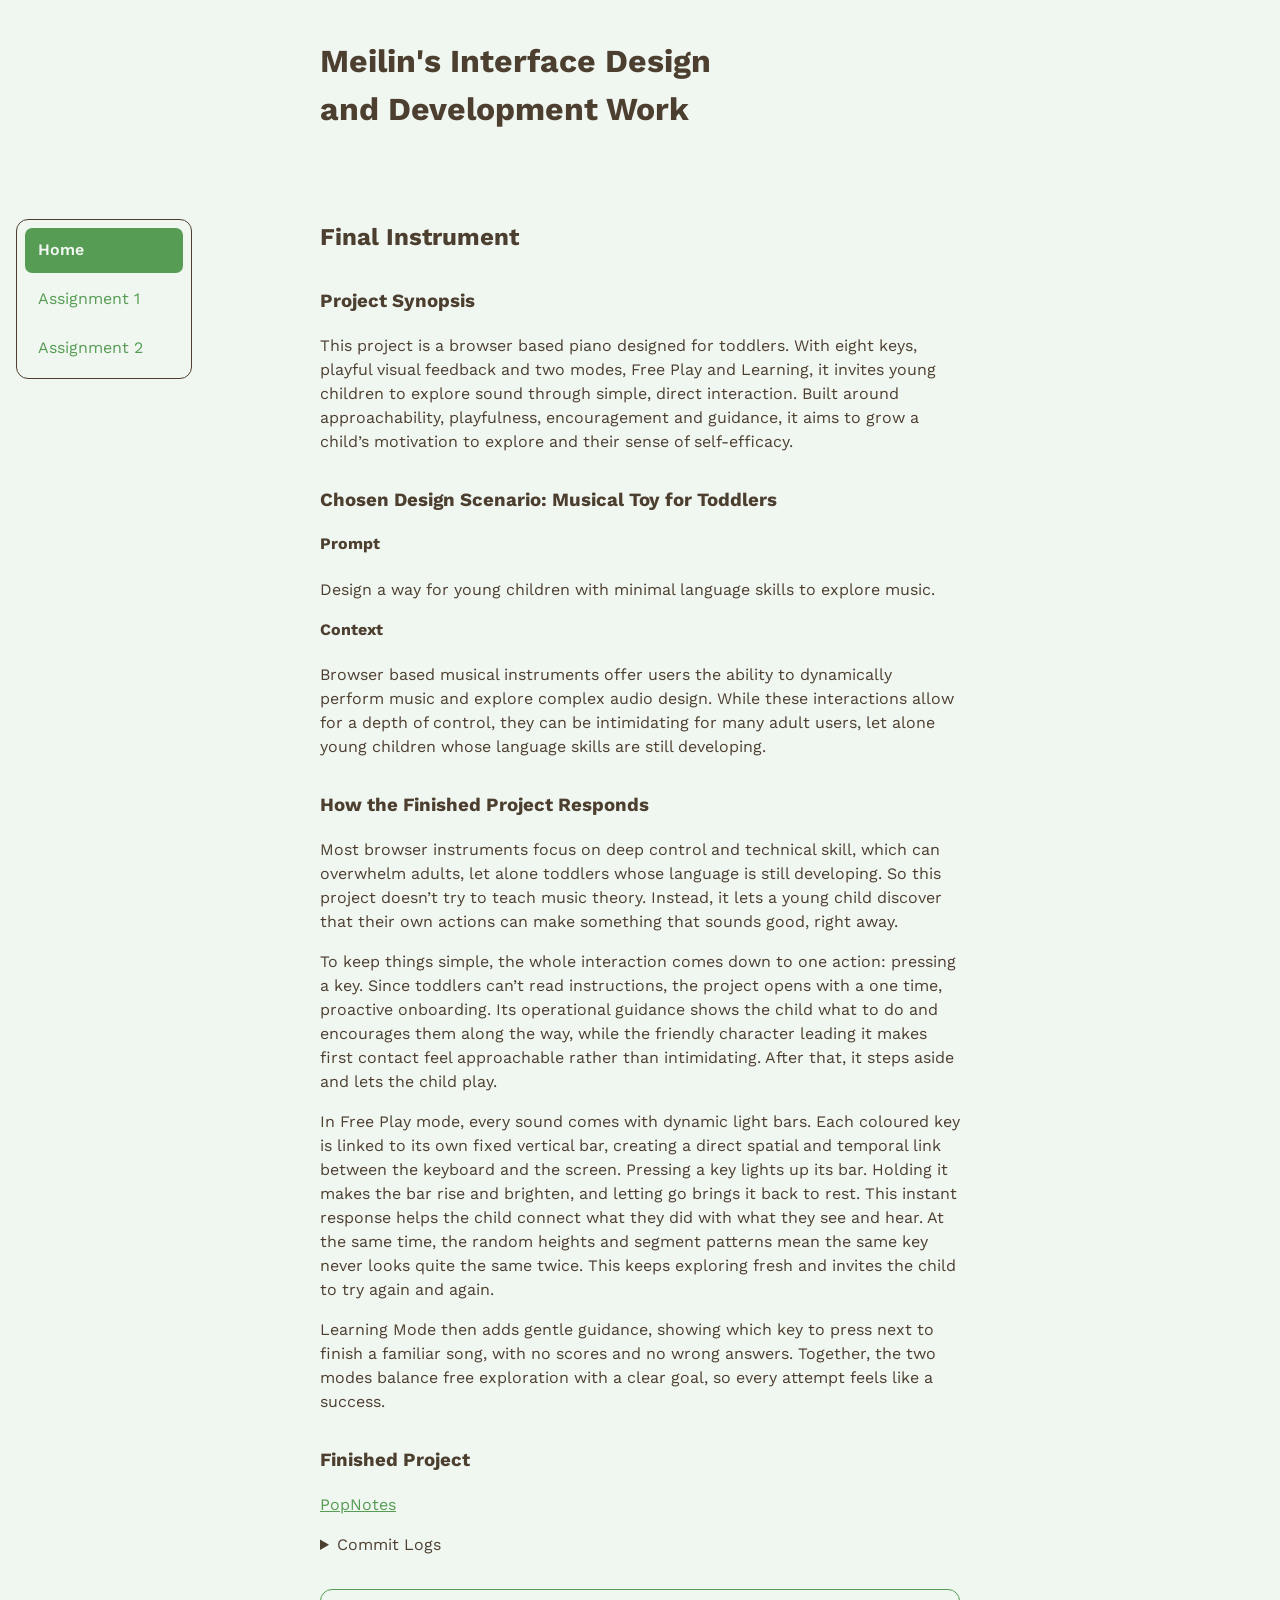
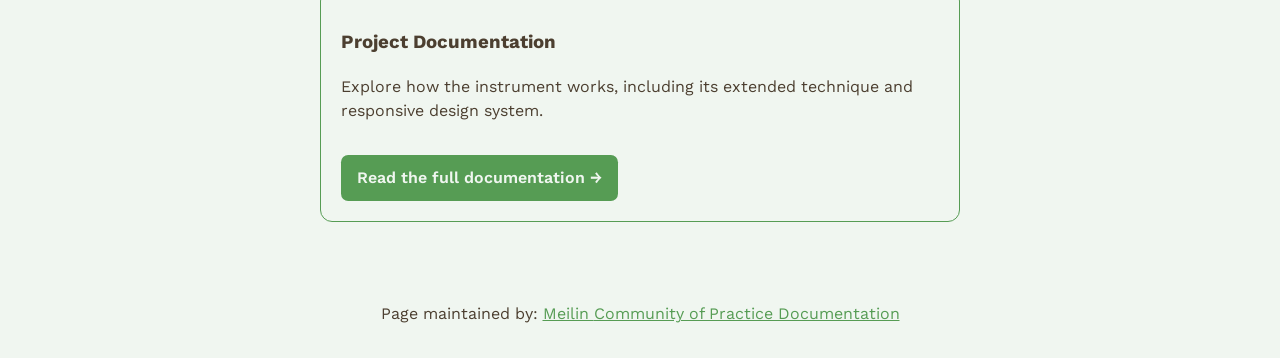
<file: index.html>
<!doctype html>
<html lang="en">
<head>
    <meta charset="UTF-8">
    <meta name="viewport"
          content="width=device-width, user-scalable=no, initial-scale=1.0, maximum-scale=1.0, minimum-scale=1.0">
    <meta http-equiv="X-UA-Compatible" content="ie=edge">

    <title>Meilin's Work Index</title>

    <!-- favicon was sourced from favicon.io but the original graphics are copyright 2020 Twitter, Inc
    and other contributors -->
    <!-- They are licensed under CC-BY 4.0 as linked below -->
    <!-- https://creativecommons.org/licenses/by/4.0/ -->
    <link rel="icon" type="image/png" href="./assets/icons/favicon.png">

    <link rel="stylesheet" href="reset.css">
    <link rel="stylesheet" href="style.css">
</head>
<body>

<header>
    <h1>Meilin's Interface Design and Development Work</h1>
</header>

<div class="mainNavContainer">

    <nav aria-label="Primary navigation">
        <a href="./index.html" aria-current="page">Home</a>
        <a href="./assignment1.html">Assignment 1</a>
        <a href="./assignment2.html">Assignment 2</a>
    </nav>

    <main>
        <section id="assignment-3" class="assignment-three">
            <h1 class="firstSectionHeading">Final Instrument</h1>

            <div class="assignment-three-part">
                <h3>Project Synopsis</h3>
                <p>
                    This project is a browser based piano designed for toddlers. With eight keys, playful visual feedback
                    and two modes, Free Play and Learning, it invites young children to explore sound through simple,
                    direct interaction. Built around approachability, playfulness, encouragement and guidance, it aims to
                    grow a child’s motivation to explore and their sense of self-efficacy.
                </p>
            </div>

            <div class="assignment-three-part">
                <h3>Chosen Design Scenario: Musical Toy for Toddlers</h3>
                <h4>Prompt</h4>
                <p>Design a way for young children with minimal language skills to explore music.</p>
                <h4>Context</h4>
                <p>
                    Browser based musical instruments offer users the ability to dynamically perform music and explore
                    complex audio design. While these interactions allow for a depth of control, they can be intimidating
                    for many adult users, let alone young children whose language skills are still developing.
                </p>
            </div>

            <div class="assignment-three-part">
                <h3>How the Finished Project Responds</h3>
                <p>
                    Most browser instruments focus on deep control and technical skill, which can overwhelm adults, let
                    alone toddlers whose language is still developing. So this project doesn’t try to teach music theory.
                    Instead, it lets a young child discover that their own actions can make something that sounds good,
                    right away.
                </p>
                <p>
                    To keep things simple, the whole interaction comes down to one action: pressing a key. Since toddlers
                    can’t read instructions, the project opens with a one time, proactive onboarding. Its operational
                    guidance shows the child what to do and encourages them along the way, while the friendly character
                    leading it makes first contact feel approachable rather than intimidating. After that, it steps aside
                    and lets the child play.
                </p>
                <p>
                    In Free Play mode, every sound comes with dynamic light bars. Each coloured key is linked to its own
                    fixed vertical bar, creating a direct spatial and temporal link between the keyboard and the screen.
                    Pressing a key lights up its bar. Holding it makes the bar rise and brighten, and letting go brings it
                    back to rest. This instant response helps the child connect what they did with what they see and hear.
                    At the same time, the random heights and segment patterns mean the same key never looks quite the same
                    twice. This keeps exploring fresh and invites the child to try again and again.
                </p>
                <p>
                    Learning Mode then adds gentle guidance, showing which key to press next to finish a familiar song,
                    with no scores and no wrong answers. Together, the two modes balance free exploration with a clear
                    goal, so every attempt feels like a success.
                </p>
            </div>

            <div class="assignment-three-part">
                <h3>Finished Project</h3>
                <p><a href="https://elainemc1128.github.io/IDAD_InstrumentProject/" target="_blank">PopNotes</a></p>
                <details>
                    <summary>Commit Logs</summary>
                    <table>

                        <thead><tr>

                            <th>Author</th>
                            <th>Date</th>
                            <th>Subject</th>
                            <th>Body</th>

                        </tr></thead>

                        <tbody>

                        <tr>

                            <td>s4151128</td>
                            <td>Sat Sep 12 03:35:27 2026 +1000</td>
                            <td>setup index</td>
                            <td></td>

                        </tr>

                        <tr>

                            <td>s4151128</td>
                            <td>Mon Sep 14 02:04:11 2026 +1000</td>
                            <td>update index</td>
                            <td>built a clearer index structure and upload the assets</td>

                        </tr>

                        <tr>

                            <td>s4151128</td>
                            <td>Tue Sep 15 23:12:16 2026 +1000</td>
                            <td>add assets</td>
                            <td>icons and a sound effect</td>

                        </tr>

                        <tr>

                            <td>s4151128</td>
                            <td>Tue Sep 15 23:15:59 2026 +1000</td>
                            <td>Update index.html</td>
                            <td></td>

                        </tr>

                        <tr>

                            <td>s4151128</td>
                            <td>Tue Sep 15 23:44:36 2026 +1000</td>
                            <td>update css file</td>
                            <td>adjust the index structure</td>

                        </tr>

                        <tr>

                            <td>s4151128</td>
                            <td>Tue Sep 15 23:44:42 2026 +1000</td>
                            <td>Delete freeplay.js</td>
                            <td></td>

                        </tr>

                        <tr>

                            <td>s4151128</td>
                            <td>Wed Sep 16 00:48:42 2026 +1000</td>
                            <td>creative main.js</td>
                            <td></td>

                        </tr>

                        <tr>

                            <td>s4151128</td>
                            <td>Wed Sep 16 01:02:13 2026 +1000</td>
                            <td>Create freeplay.js</td>
                            <td></td>

                        </tr>

                        <tr>

                            <td>s4151128</td>
                            <td>Wed Sep 16 01:16:02 2026 +1000</td>
                            <td>update js files</td>
                            <td></td>

                        </tr>

                        <tr>

                            <td>s4151128</td>
                            <td>Thu Sep 17 11:58:45 2026 +1000</td>
                            <td>update icon position</td>
                            <td></td>

                        </tr>

                        <tr>

                            <td>s4151128</td>
                            <td>Thu Sep 17 12:02:22 2026 +1000</td>
                            <td>adjust icon position</td>
                            <td></td>

                        </tr>

                        <tr>

                            <td>s4151128</td>
                            <td>Sun Sep 20 16:35:22 2026 +1000</td>
                            <td>delete the guidance button</td>
                            <td></td>

                        </tr>

                        <tr>

                            <td>s4151128</td>
                            <td>Thu Sep 24 20:14:12 2026 +1000</td>
                            <td>update the project title</td>
                            <td></td>

                        </tr>

                        <tr>

                            <td>s4151128</td>
                            <td>Fri Sep 25 15:43:35 2026 +1000</td>
                            <td>turn on the keyboard notes button by default</td>
                            <td></td>

                        </tr>

                        <tr>

                            <td>s4151128</td>
                            <td>Sun Sep 27 17:25:38 2026 +1000</td>
                            <td>Merge branch 'main' into feedbackLightBar</td>
                            <td></td>

                        </tr>

                        <tr>

                            <td>s4151128</td>
                            <td>Sun Sep 27 23:58:56 2026 +1000</td>
                            <td>Implement dynamic light bars and refine interactive visual feedback</td>
                            <td></td>

                        </tr>

                        <tr>

                            <td>s4151128</td>
                            <td>Mon Sep 28 00:03:58 2026 +1000</td>
                            <td>update style.css</td>
                            <td>Remove default focus outlines from all buttons</td>

                        </tr>

                        <tr>

                            <td>s4151128</td>
                            <td>Tue Sep 29 02:44:35 2026 +1000</td>
                            <td>update css style</td>
                            <td></td>

                        </tr>

                        <tr>

                            <td>s4151128</td>
                            <td>Wed Oct 7 14:58:33 2026 +1100</td>
                            <td>build a directory in assets</td>
                            <td>for characters</td>

                        </tr>

                        <tr>

                            <td>s4151128</td>
                            <td>Wed Oct 7 15:07:47 2026 +1100</td>
                            <td>build a directory in assets</td>
                            <td></td>

                        </tr>

                        <tr>

                            <td>s4151128</td>
                            <td>Wed Oct 7 15:16:05 2026 +1100</td>
                            <td>Merge branch 'finalProject_2' of https://github.com/elaineMC1128/IDAD_InstrumentProject into finalProject_2</td>
                            <td></td>

                        </tr>

                        <tr>

                            <td>s4151128</td>
                            <td>Wed Oct 7 16:02:29 2026 +1100</td>
                            <td>Port proactive guidance overlays</td>
                            <td></td>

                        </tr>

                        <tr>

                            <td>s4151128</td>
                            <td>Wed Oct 7 16:08:08 2026 +1100</td>
                            <td>Delete start.png</td>
                            <td></td>

                        </tr>

                        <tr>

                            <td>#	css/style.css</td>
                            <td>undefined</td>
                            <td>undefined</td>
                            <td>undefined</td>

                        </tr>

                        <tr>

                            <td>s4151128</td>
                            <td>Tue Oct 20 13:46:19 2026 +1100</td>
                            <td>Merge branch 'finalProject_2'</td>
                            <td># Conflicts:</td>

                        </tr>

                        <tr>

                            <td>s4151128</td>
                            <td>Wed Oct 21 13:11:54 2026 +1100</td>
                            <td>update the character(new version)</td>
                            <td></td>

                        </tr>

                        <tr>

                            <td>s4151128</td>
                            <td>Wed Oct 21 17:02:38 2026 +1100</td>
                            <td>adjust for responsive design</td>
                            <td></td>

                        </tr>

                        <tr>

                            <td>s4151128</td>
                            <td>Wed Oct 21 17:30:12 2026 +1100</td>
                            <td>adjust learning-complete-card position</td>
                            <td></td>

                        </tr>

                        <tr>

                            <td>s4151128</td>
                            <td>Mon Oct 26 18:28:10 2026 +1100</td>
                            <td>add background style</td>
                            <td></td>

                        </tr>

                        <tr>

                            <td>s4151128</td>
                            <td>Mon Oct 26 18:35:12 2026 +1100</td>
                            <td>change the title style</td>
                            <td></td>

                        </tr>

                        <tr>

                            <td>s4151128</td>
                            <td>Mon Oct 26 18:36:10 2026 +1100</td>
                            <td>change the website title</td>
                            <td></td>

                        </tr>

                        </tbody>

                    </table>
                </details>
            </div>

            <div class="assignment-three-part documentation-link">
                <h3>Project Documentation</h3>
                <p>Explore how the instrument works, including its extended technique and responsive design system.</p>
                <a class="documentation-button" href="./assignment3-documentation.html">Read the full documentation <span aria-hidden="true">→</span></a>
            </div>
        </section>
    </main>

    <!-- this is an empty element which helps with spacing -->
    <aside></aside>

</div>

<footer>
    <p>
        Page maintained by:
        <a href="https://github.com/elaineMC1128" target="_blank">
            Meilin
        </a>
        <a href="https://au.miro.com/app/board/u3jVOf59xhs=/?share_link_id=700343927940" target="_blank">
            Community of Practice Documentation
        </a>
    </p>
</footer>
</body>
</html>
</file>
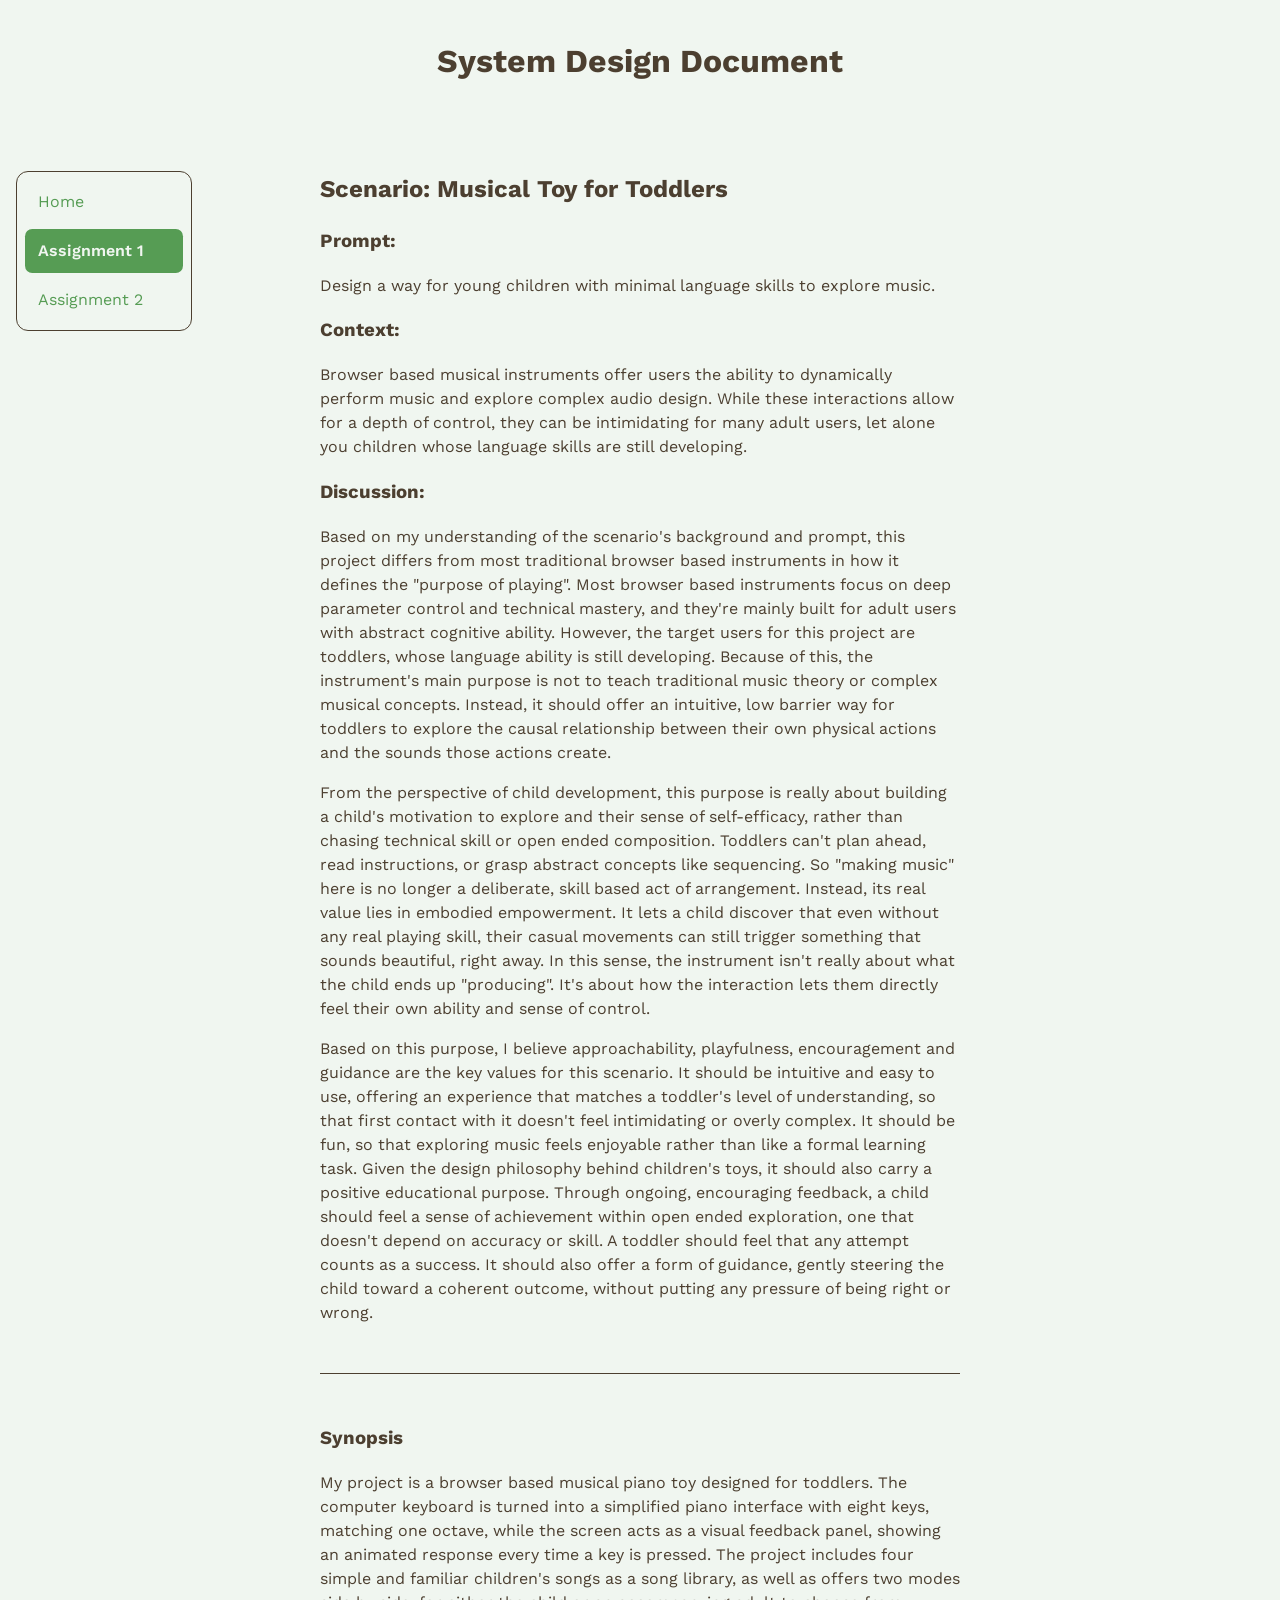
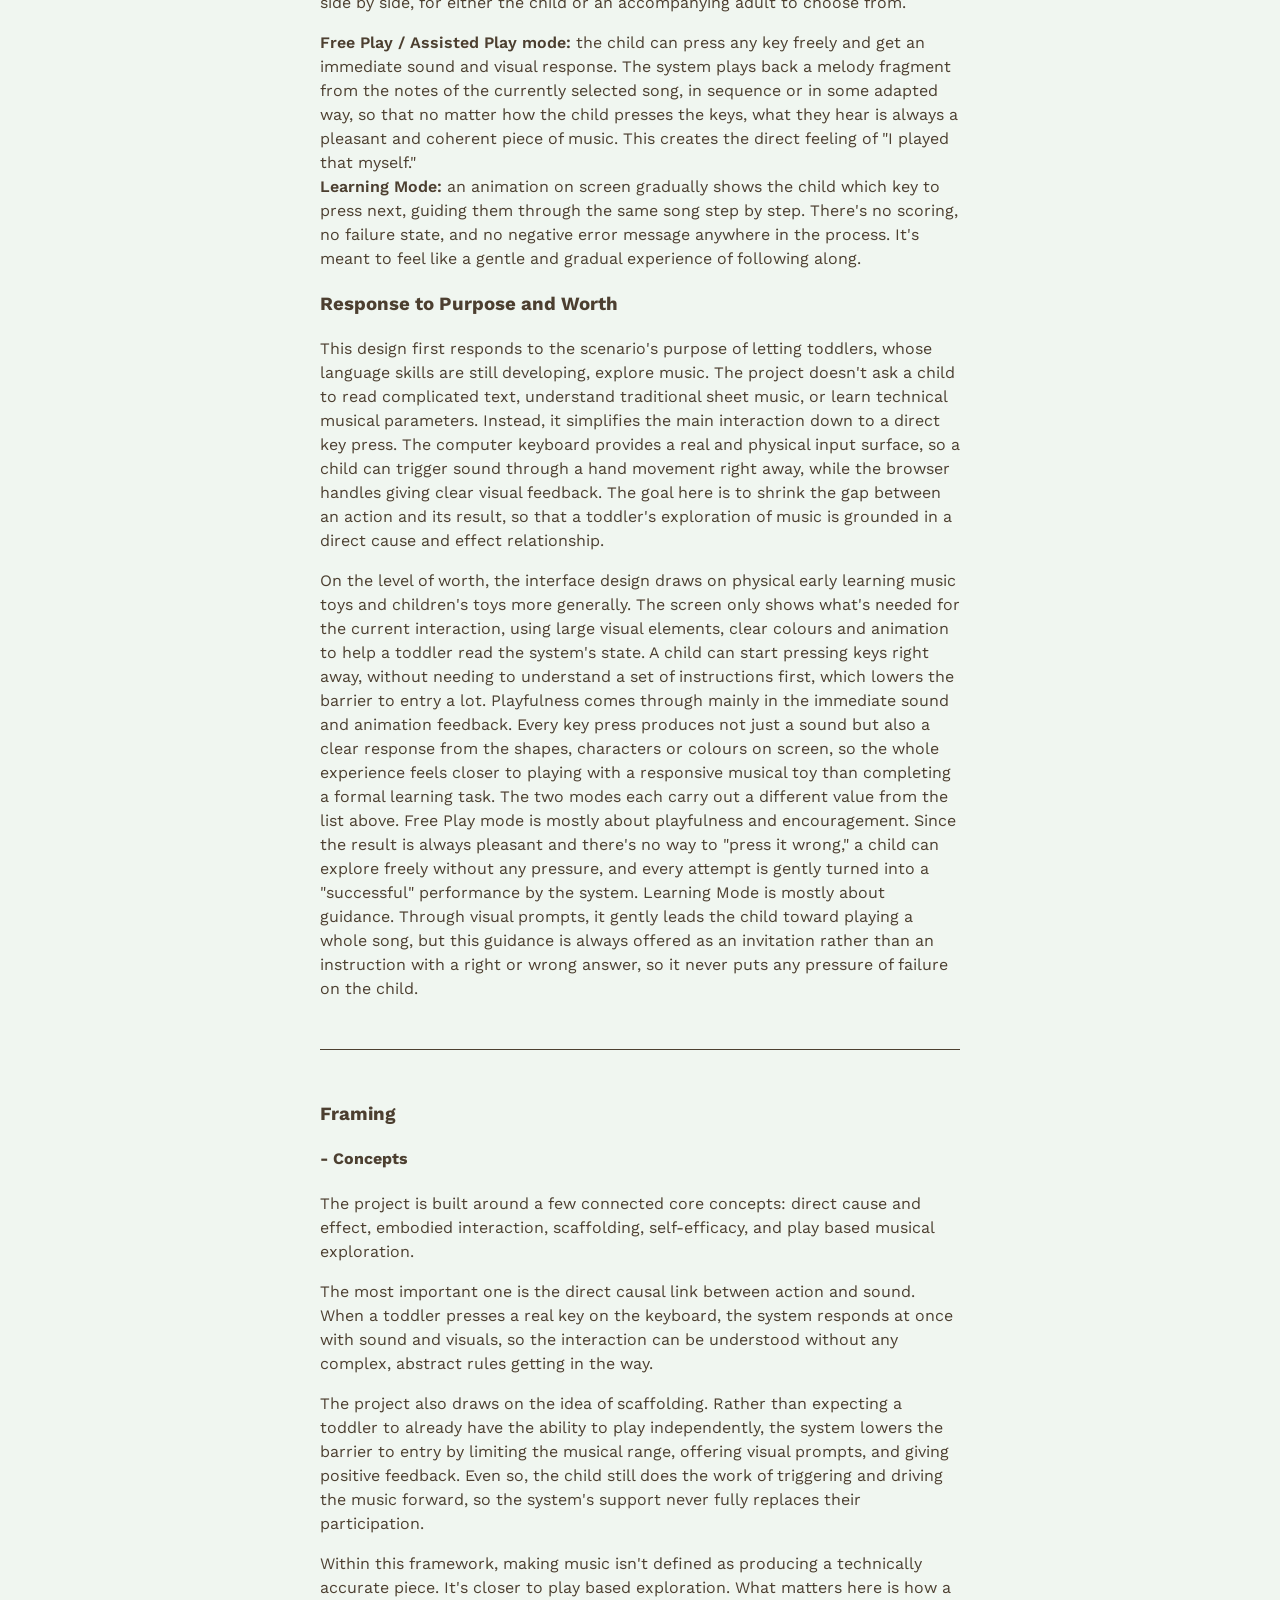
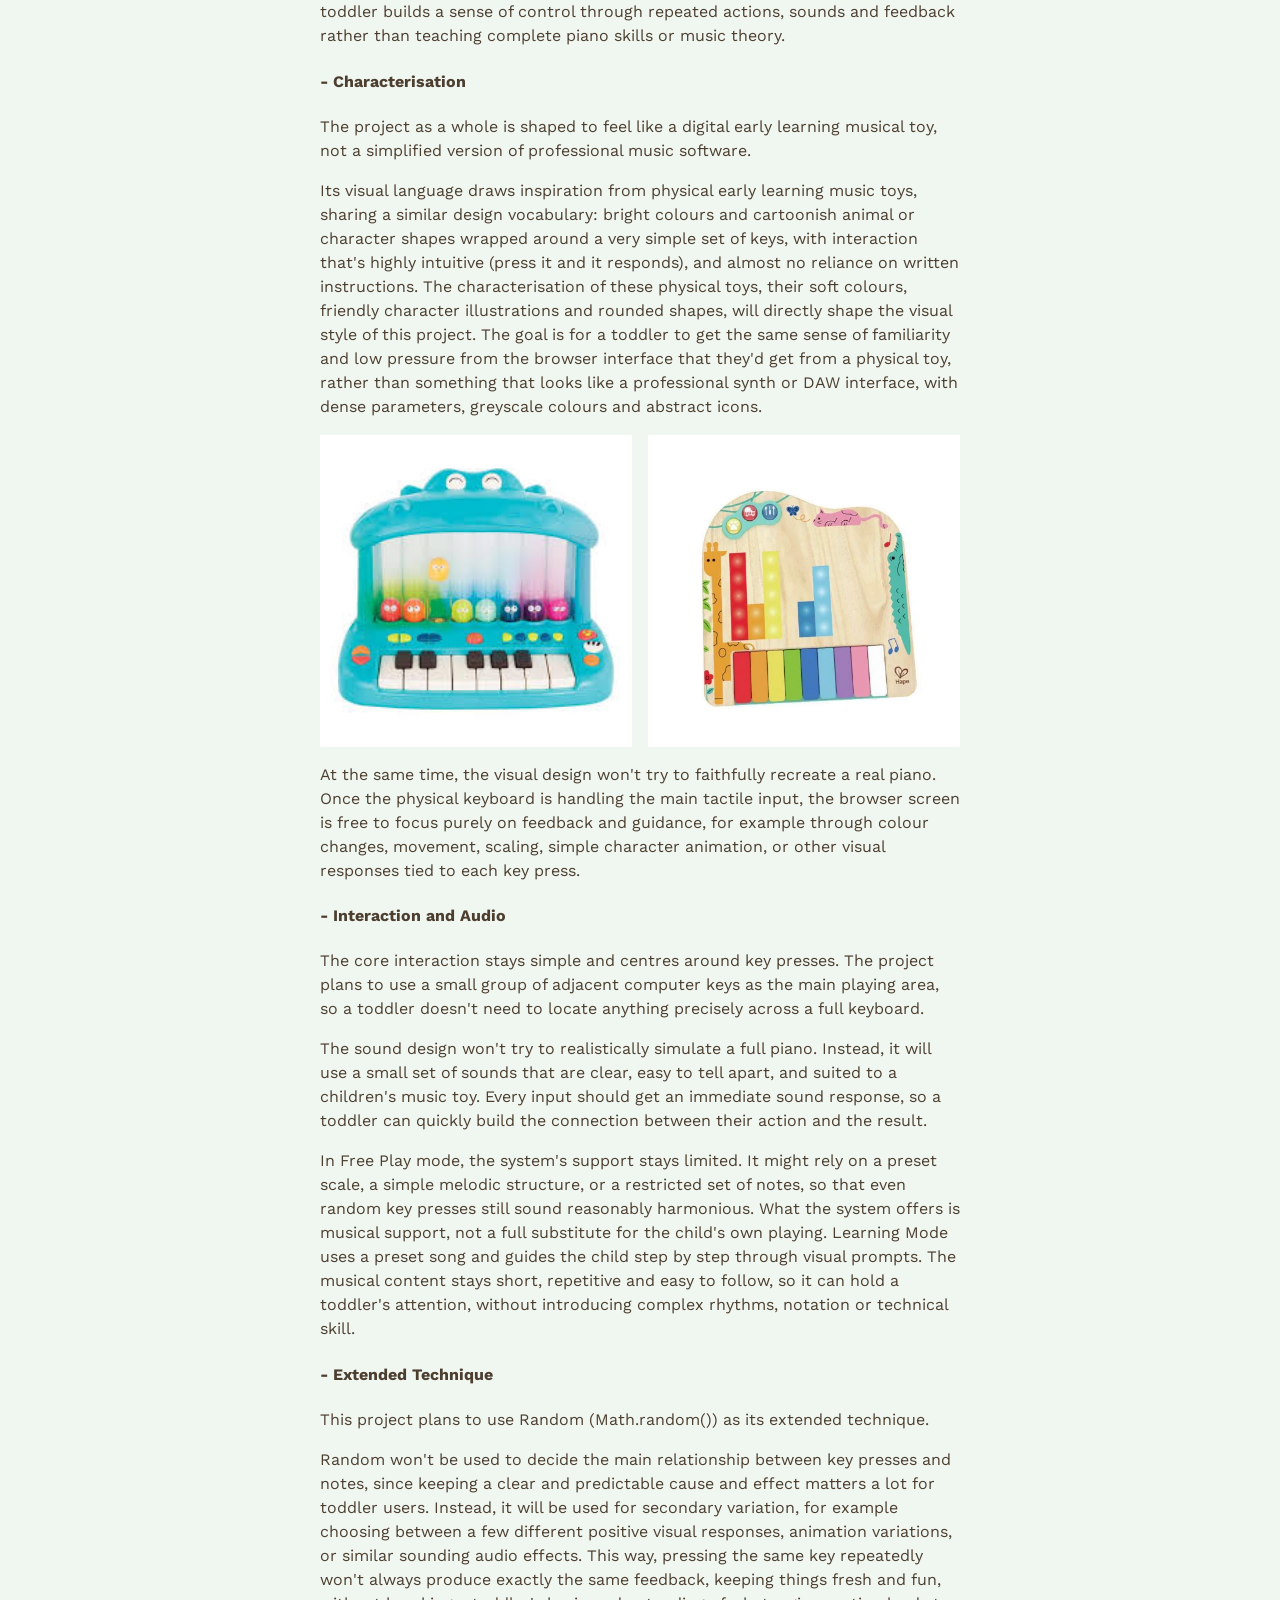
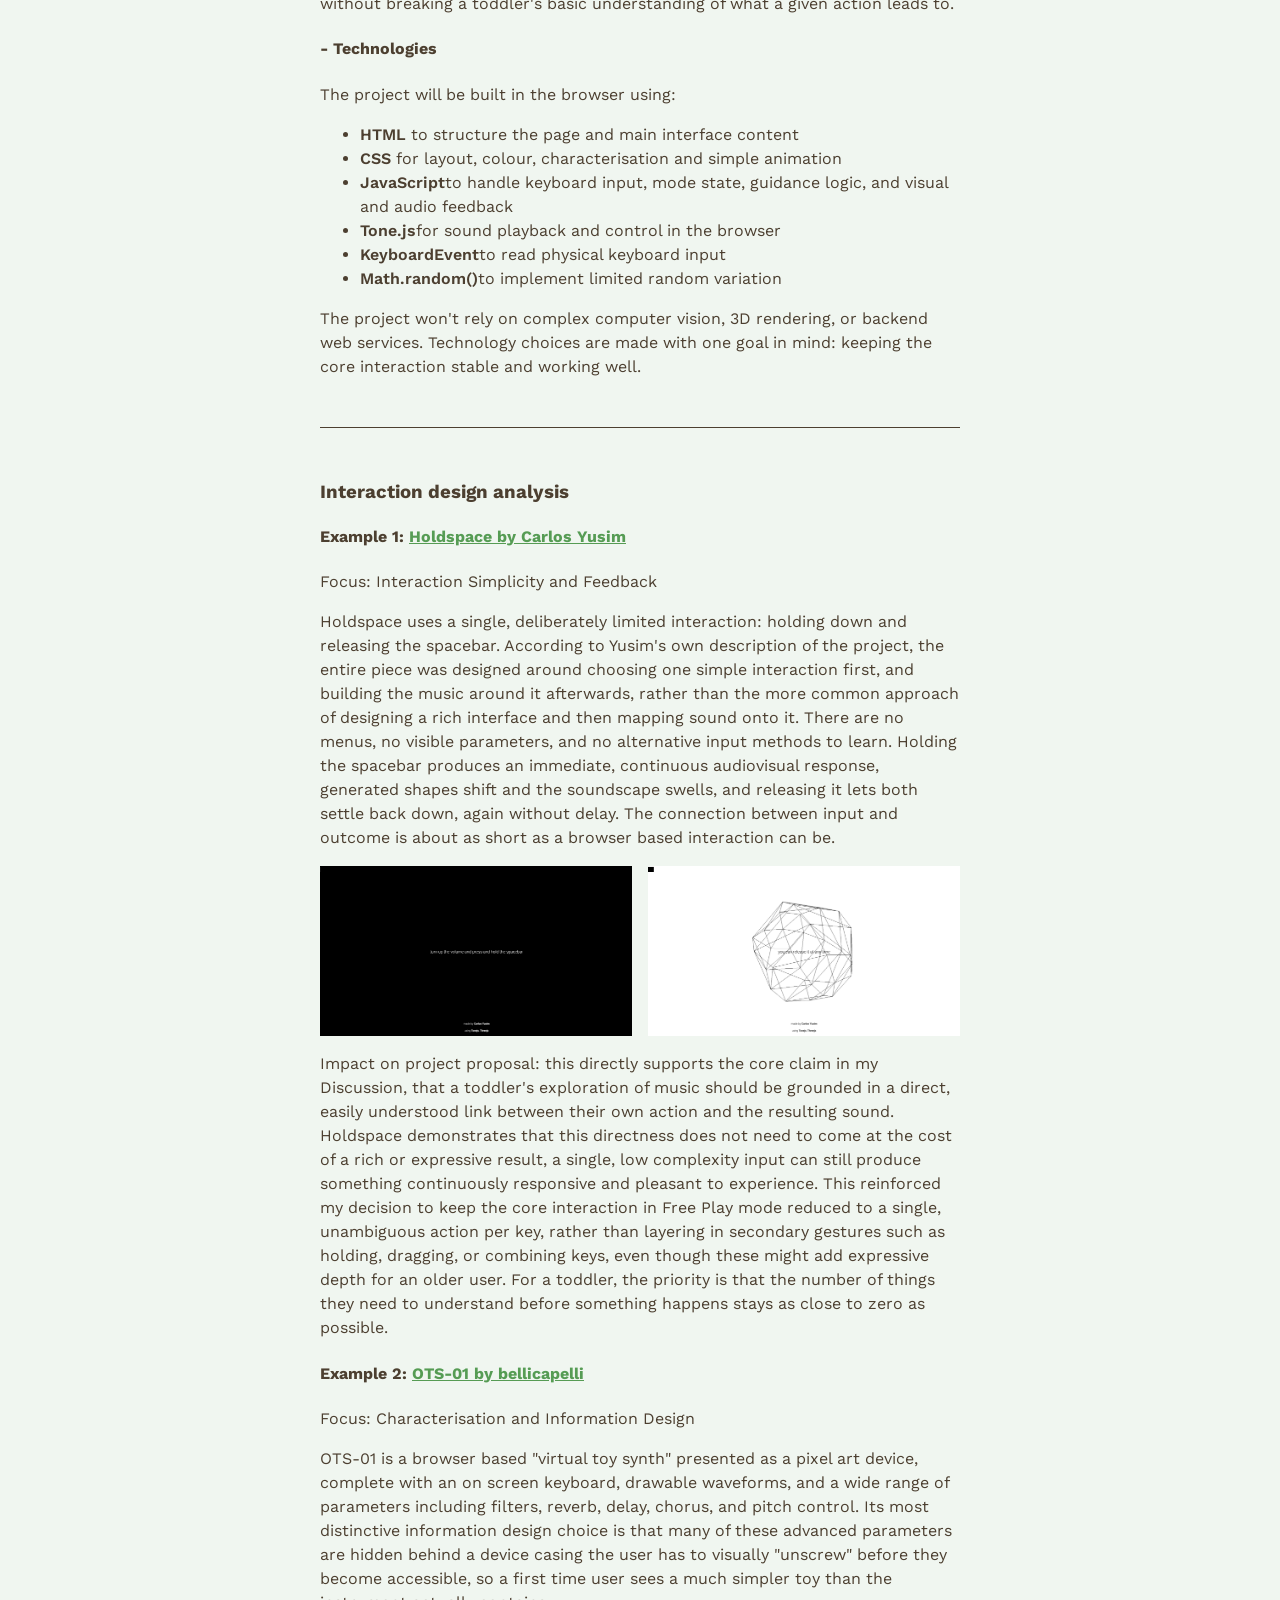
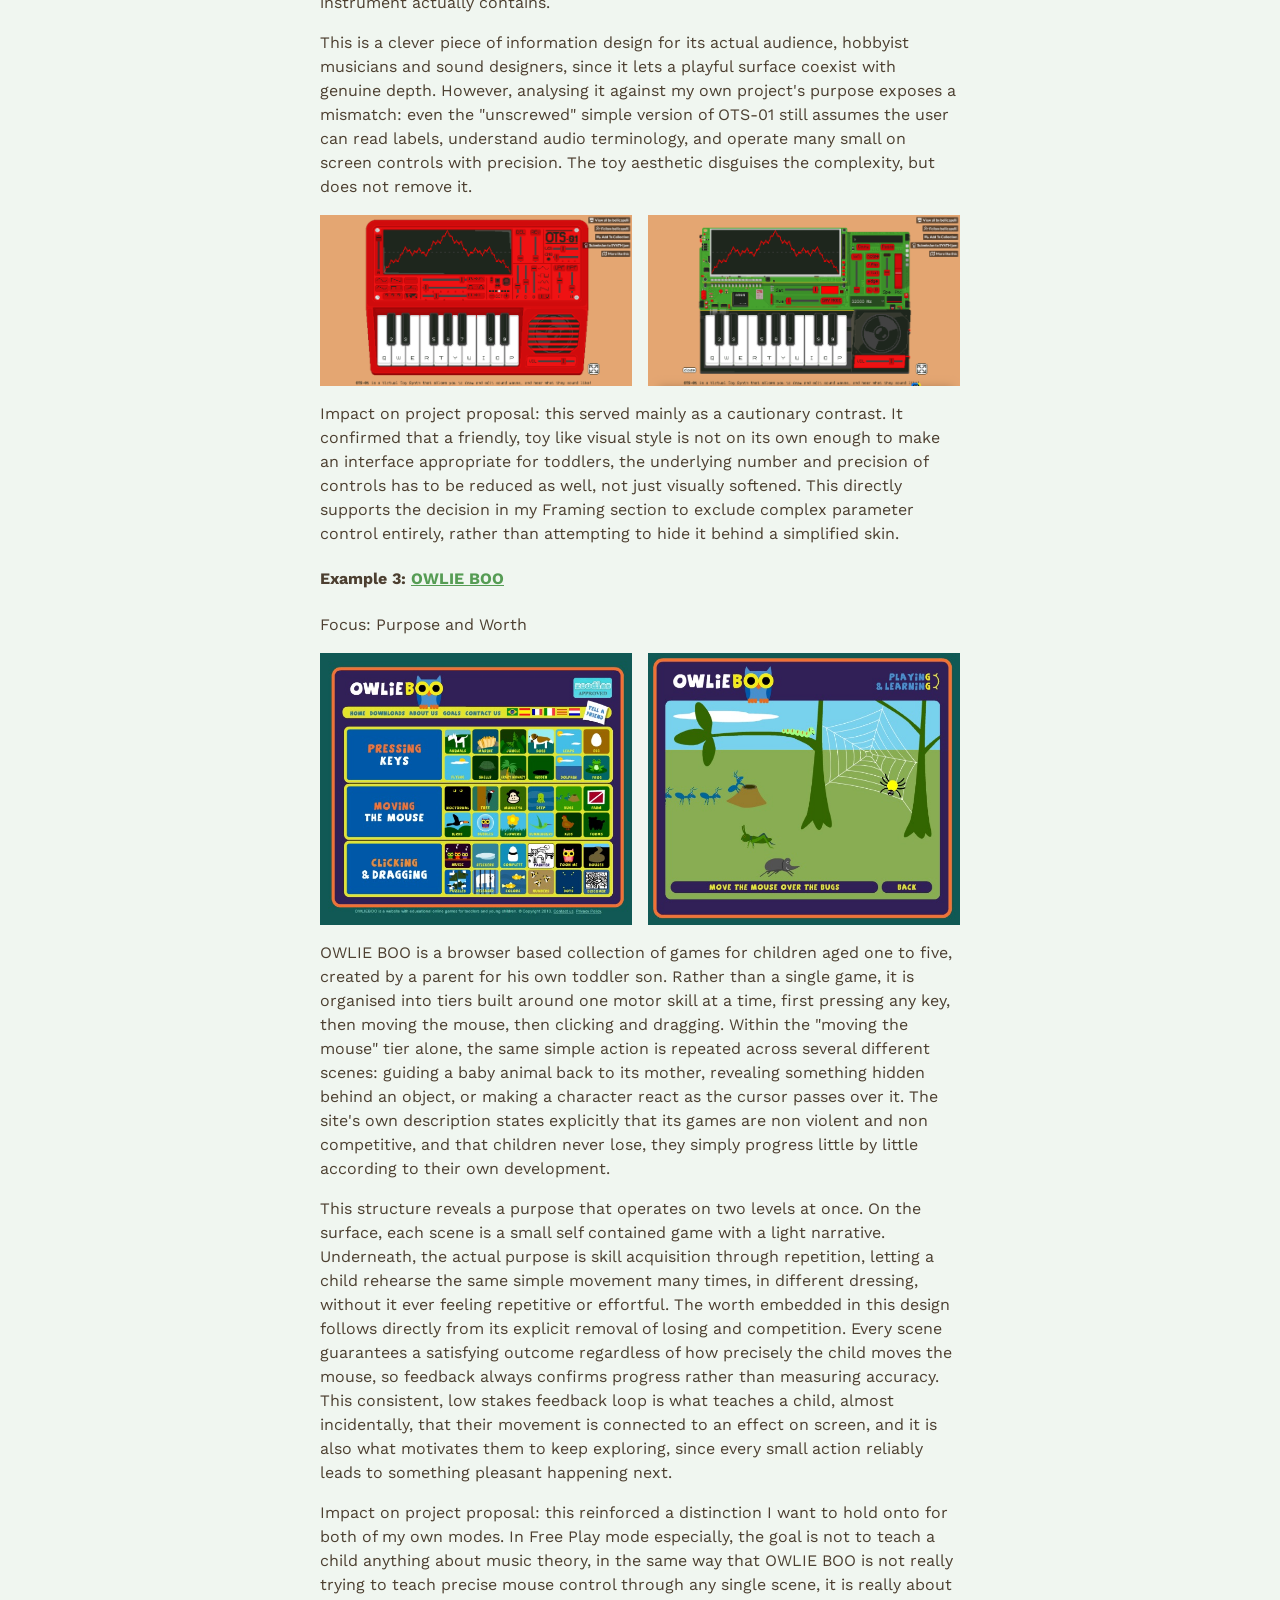
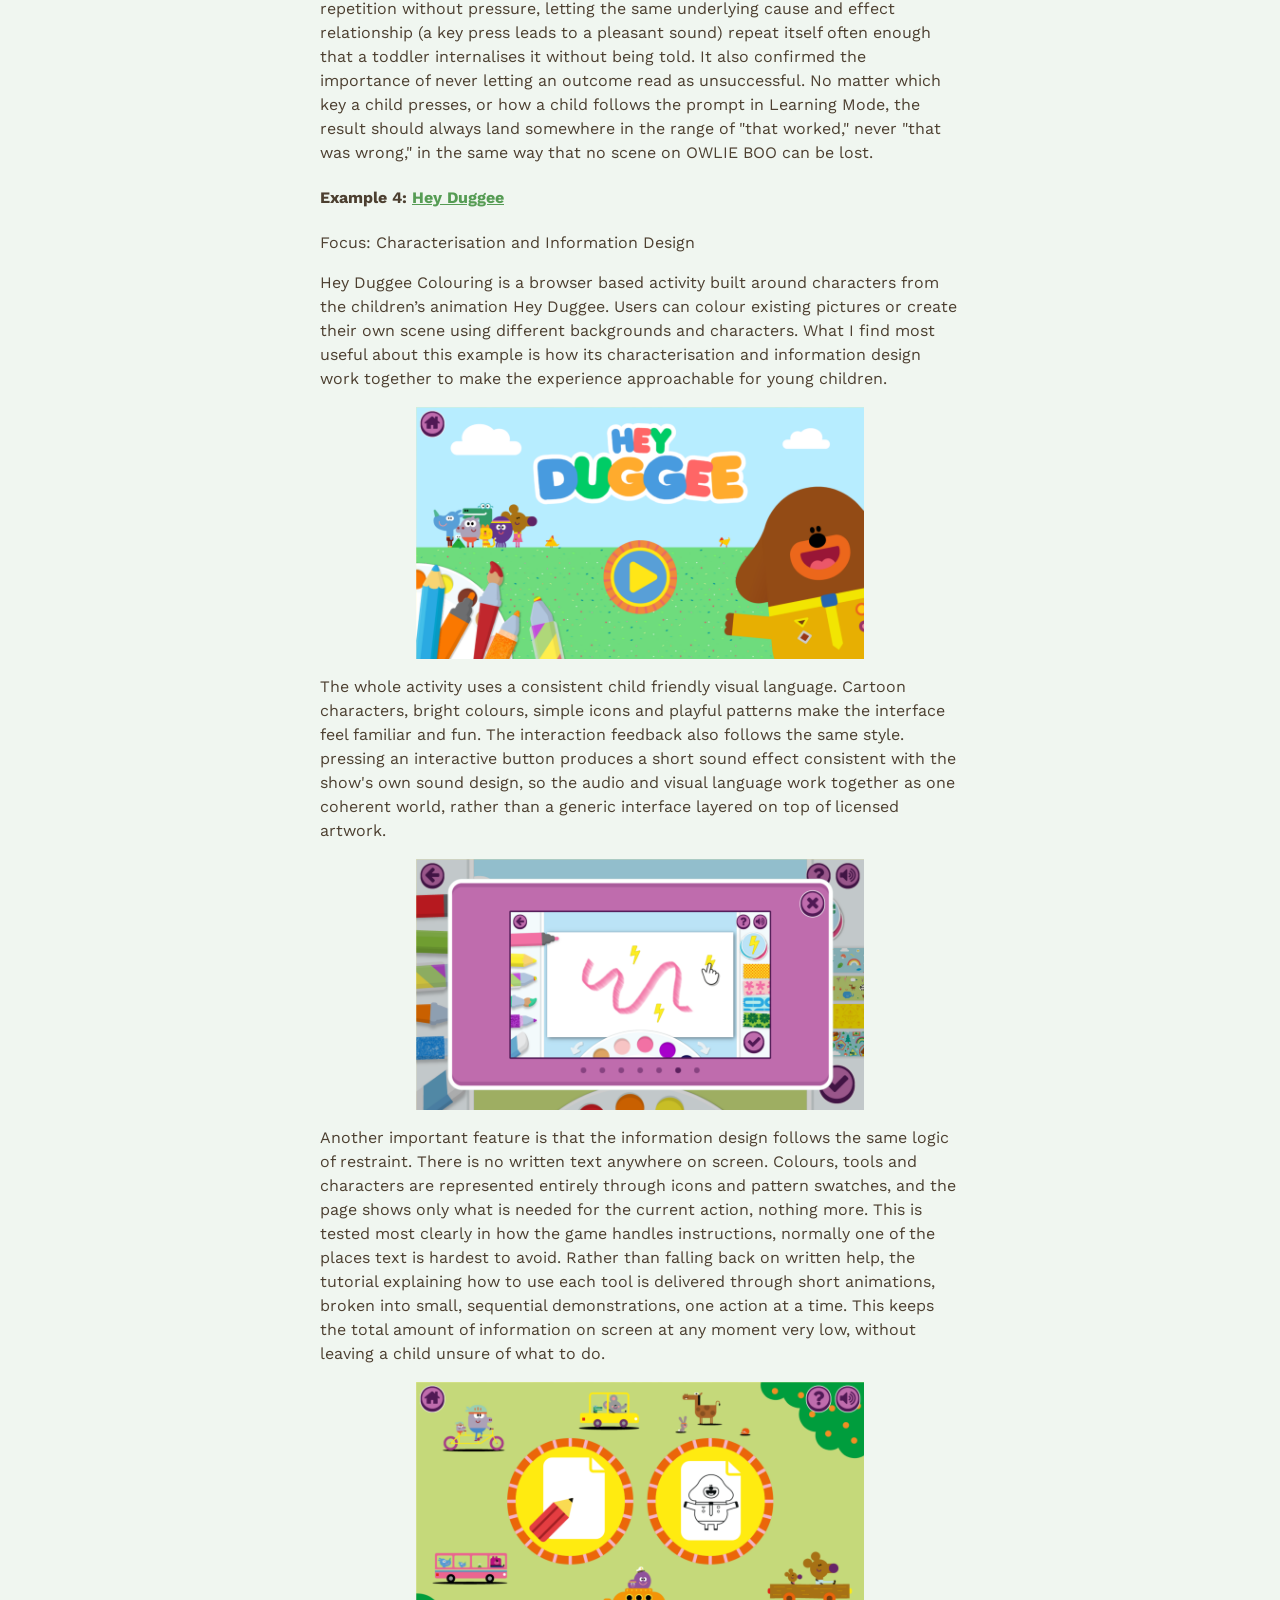
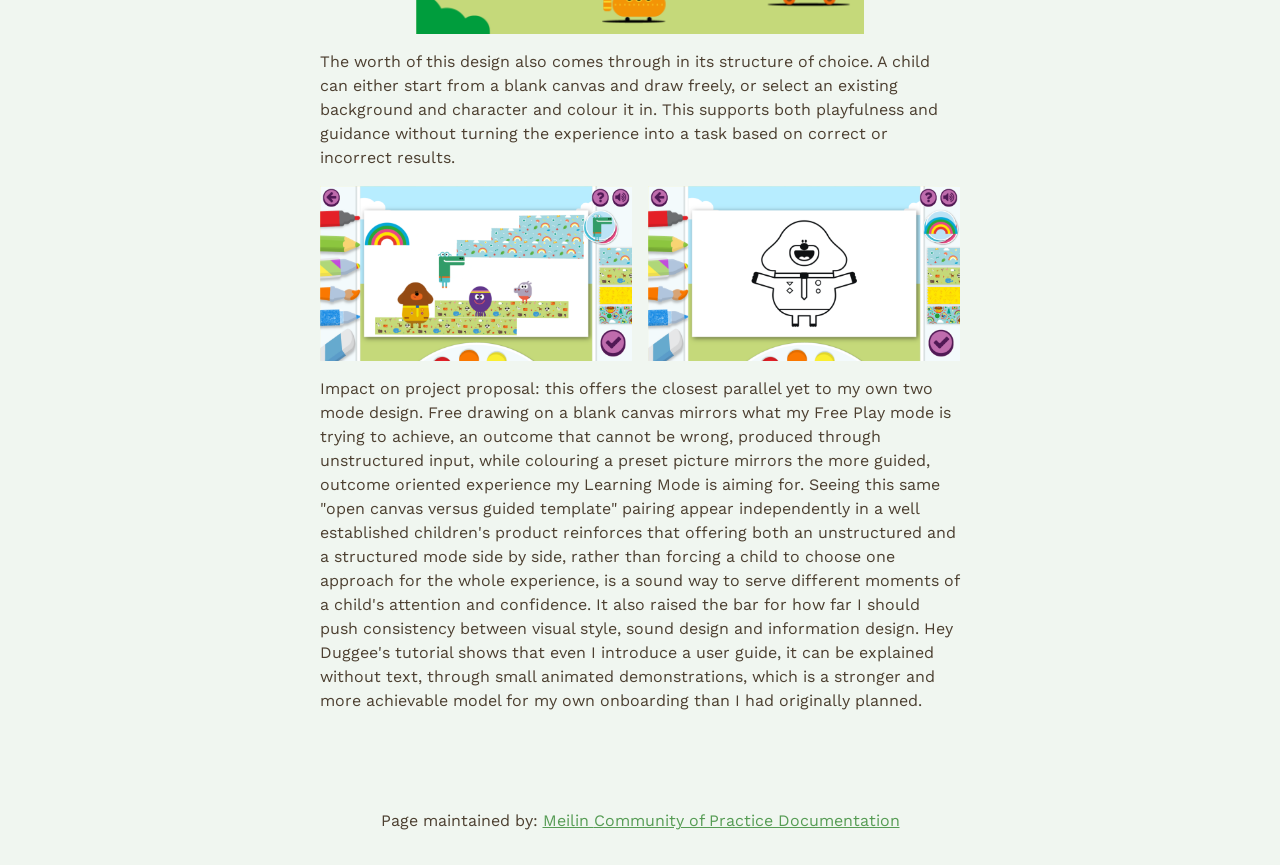
<file: assignment1.html>
<!doctype html>
<html lang="en">
<head>
    <meta charset="UTF-8">
    <meta name="viewport"
          content="width=device-width, user-scalable=no, initial-scale=1.0, maximum-scale=1.0, minimum-scale=1.0">
    <meta http-equiv="X-UA-Compatible" content="ie=edge">

    <title>Assignment 1</title>

    <!-- favicon was sourced from favicon.io but the original graphics are copyright 2020 Twitter, Inc
    and other contributors -->
    <!-- They are licensed under CC-BY 4.0 as linked below -->
    <!-- https://creativecommons.org/licenses/by/4.0/ -->
    <link rel="icon" type="image/png" href="./assets/icons/favicon.png">

    <link rel="stylesheet" href="reset.css">
    <link rel="stylesheet" href="style.css">
</head>
<body>

<header>
    <h1>System Design Document</h1>
</header>

<div class="mainNavContainer">

    <nav aria-label="Primary navigation">
        <a href="./index.html">Home</a>
        <a href="./assignment1.html" aria-current="page">Assignment 1</a>
        <a href="./assignment2.html">Assignment 2</a>
    </nav>

    <main>

        <section id="scenario-section">
            <h2 class="firstSectionHeading">Scenario: Musical Toy for Toddlers</h2>

            <h3>Prompt:</h3>
            <p>Design a way for young children with minimal language skills to explore music.</p>

            <h3>Context:</h3>
            <p>
                Browser based musical instruments offer users the ability to dynamically perform music and explore complex audio design.
                While these interactions allow for a depth of control, they can be intimidating for many adult users,
                let alone you children whose language skills are still developing.
            </p>

            <h3>Discussion:</h3>
            <p>
                Based on my understanding of the scenario's background and prompt, this project differs from most traditional
                browser based instruments in how it defines the "purpose of playing". Most browser based instruments focus
                on deep parameter control and technical mastery, and they're mainly built for adult users with abstract
                cognitive ability. However, the target users for this project are toddlers, whose language ability is still developing.
                Because of this, the instrument's main purpose is not to teach traditional music theory or complex musical concepts.
                Instead, it should offer an intuitive, low barrier way for toddlers to explore the causal relationship
                between their own physical actions and the sounds those actions create.
            </p>
            <p>
                From the perspective of child development, this purpose is really about building a child's motivation to
                explore and their sense of self-efficacy, rather than chasing technical skill or open ended composition.
                Toddlers can't plan ahead, read instructions, or grasp abstract concepts like sequencing. So "making music"
                here is no longer a deliberate, skill based act of arrangement. Instead, its real value lies in embodied
                empowerment. It lets a child discover that even without any real playing skill, their casual movements can
                still trigger something that sounds beautiful, right away. In this sense, the instrument isn't really about
                what the child ends up "producing". It's about how the interaction lets them directly feel their own ability
                and sense of control.
            </p>
            <p>
                Based on this purpose, I believe approachability, playfulness, encouragement and guidance are the key
                values for this scenario. It should be intuitive and easy to use, offering an experience that matches a
                toddler's level of understanding, so that first contact with it doesn't feel intimidating or overly complex.
                It should be fun, so that exploring music feels enjoyable rather than like a formal learning task. Given
                the design philosophy behind children's toys, it should also carry a positive educational purpose. Through
                ongoing, encouraging feedback, a child should feel a sense of achievement within open ended exploration,
                one that doesn't depend on accuracy or skill. A toddler should feel that any attempt counts as a success.
                It should also offer a form of guidance, gently steering the child toward a coherent outcome, without
                putting any pressure of being right or wrong.
            </p>

        </section>

        <section>

            <h3>Synopsis</h3>

            <p>
                My project is a browser based musical piano toy designed for toddlers.
                The computer keyboard is turned into a simplified piano interface with eight keys, matching one octave,
                while the screen acts as a visual feedback panel, showing an animated response every time a key is pressed.
                The project includes four simple and familiar children's songs as a song library, as well as offers two modes
                side by side, for either the child or an accompanying adult to choose from.
            </p>
            <p>
                <b>Free Play / Assisted Play mode:</b> the child can press any key freely and get an immediate sound and visual response.
                The system plays back a melody fragment from the notes of the currently selected song, in sequence or in
                some adapted way, so that no matter how the child presses the keys, what they hear is always a pleasant
                and coherent piece of music. This creates the direct feeling of "I played that myself."
                <br>
                <b>Learning Mode:</b> an animation on screen gradually shows the child which key to press next,
                guiding them through the same song step by step. There's no scoring, no failure state, and no negative
                error message anywhere in the process. It's meant to feel like a gentle and gradual experience of following along.

            </p>

            <h3>Response to Purpose and Worth</h3>

            <p>
                This design first responds to the scenario's purpose of letting toddlers, whose language skills are still developing, explore music.
                The project doesn't ask a child to read complicated text, understand traditional sheet music, or learn technical musical parameters.
                Instead, it simplifies the main interaction down to a direct key press.
                The computer keyboard provides a real and physical input surface, so a child can trigger sound through a hand movement right away,
                while the browser handles giving clear visual feedback. The goal here is to shrink the gap between an action and its result,
                so that a toddler's exploration of music is grounded in a direct cause and effect relationship.
            </p>
            <p>
                On the level of worth, the interface design draws on physical early learning music toys and children's toys more generally.
                The screen only shows what's needed for the current interaction, using large visual elements, clear colours and animation
                to help a toddler read the system's state. A child can start pressing keys right away, without needing to understand
                a set of instructions first, which lowers the barrier to entry a lot. Playfulness comes through mainly in the immediate sound
                and animation feedback. Every key press produces not just a sound but also a clear response from the shapes, characters or
                colours on screen, so the whole experience feels closer to playing with a responsive musical toy than completing a formal learning task.
                The two modes each carry out a different value from the list above. Free Play mode is mostly about playfulness and encouragement.
                Since the result is always pleasant and there's no way to "press it wrong," a child can explore freely without any pressure,
                and every attempt is gently turned into a "successful" performance by the system. Learning Mode is mostly about guidance.
                Through visual prompts, it gently leads the child toward playing a whole song, but this guidance is always offered as
                an invitation rather than an instruction with a right or wrong answer, so it never puts any pressure of failure on the child.
            </p>

        </section>

        <section>
            <h3>Framing</h3>

            <h4>- Concepts</h4>
            <p>
                The project is built around a few connected core concepts: direct cause and effect, embodied interaction,
                scaffolding, self-efficacy, and play based musical exploration.
            </p>
            <p>
                The most important one is the direct causal link between action and sound. When a toddler presses a real
                key on the keyboard, the system responds at once with sound and visuals, so the interaction can be understood
                without any complex, abstract rules getting in the way.
            </p>
            <p>
                The project also draws on the idea of scaffolding. Rather than expecting a toddler to already have the
                ability to play independently, the system lowers the barrier to entry by limiting the musical range,
                offering visual prompts, and giving positive feedback. Even so, the child still does the work of triggering
                and driving the music forward, so the system's support never fully replaces their participation.
            </p>
            <p>
                Within this framework, making music isn't defined as producing a technically accurate piece. It's closer
                to play based exploration. What matters here is how a toddler builds a sense of control through repeated
                actions, sounds and feedback rather than teaching complete piano skills or music theory.
            </p>

            <h4>- Characterisation</h4>
            <p>
                The project as a whole is shaped to feel like a digital early learning musical toy, not a simplified
                version of professional music software.
            </p>
            <p>
                Its visual language draws inspiration from physical early learning music toys, sharing a similar design
                vocabulary: bright colours and cartoonish animal or character shapes wrapped around a very simple set of
                keys, with interaction that's highly intuitive (press it and it responds), and almost no reliance on
                written instructions. The characterisation of these physical toys, their soft colours, friendly character
                illustrations and rounded shapes, will directly shape the visual style of this project. The goal is for a
                toddler to get the same sense of familiarity and low pressure from the browser interface that they'd get
                from a physical toy, rather than something that looks like a professional synth or DAW interface, with
                dense parameters, greyscale colours and abstract icons.
            </p>
            <div class="image-row">
                <img src="assets/images/B.toys.jpeg" alt="B.toys">
                <img src="assets/images/Hape.webp" alt="Hape">
            </div>
            <p>
                At the same time, the visual design won't try to faithfully recreate a real piano. Once the physical
                keyboard is handling the main tactile input, the browser screen is free to focus purely on feedback and
                guidance, for example through colour changes, movement, scaling, simple character animation, or other
                visual responses tied to each key press.
            </p>

            <h4>- Interaction and Audio</h4>
            <p>
                The core interaction stays simple and centres around key presses. The project plans to use a small group
                of adjacent computer keys as the main playing area, so a toddler doesn't need to locate anything precisely
                across a full keyboard.
            </p>
            <p>
                The sound design won't try to realistically simulate a full piano. Instead, it will use a small set of
                sounds that are clear, easy to tell apart, and suited to a children's music toy. Every input should get
                an immediate sound response, so a toddler can quickly build the connection between their action and the result.
            </p>
            <p>
                In Free Play mode, the system's support stays limited. It might rely on a preset scale, a simple melodic
                structure, or a restricted set of notes, so that even random key presses still sound reasonably harmonious.
                What the system offers is musical support, not a full substitute for the child's own playing. Learning
                Mode uses a preset song and guides the child step by step through visual prompts. The musical content
                stays short, repetitive and easy to follow, so it can hold a toddler's attention, without introducing
                complex rhythms, notation or technical skill.
            </p>

            <h4>- Extended Technique</h4>
            <p>
                This project plans to use Random (Math.random()) as its extended technique.
            </p>
            <p>
                Random won't be used to decide the main relationship between key presses and notes, since keeping a clear
                and predictable cause and effect matters a lot for toddler users. Instead, it will be used for secondary
                variation, for example choosing between a few different positive visual responses, animation variations,
                or similar sounding audio effects. This way, pressing the same key repeatedly won't always produce exactly
                the same feedback, keeping things fresh and fun, without breaking a toddler's basic understanding of what
                a given action leads to.
            </p>

            <h4>- Technologies</h4>
            <p>
                The project will be built in the browser using:
            </p>
            <ul>
                <li><b>HTML</b> to structure the page and main interface content</li>
                <li><b>CSS</b> for layout, colour, characterisation and simple animation</li>
                <li><b>JavaScript</b>to handle keyboard input, mode state, guidance logic, and visual and audio feedback</li>
                <li><b>Tone.js</b>for sound playback and control in the browser</li>
                <li><b>KeyboardEvent</b>to read physical keyboard input</li>
                <li><b>Math.random()</b>to implement limited random variation</li>
            </ul>
            <p>
                The project won't rely on complex computer vision, 3D rendering, or backend web services.
                Technology choices are made with one goal in mind: keeping the core interaction stable and working well.
            </p>

        </section>

        <section>
            <h3>Interaction design analysis</h3>

            <h4>
                Example 1:
                <a href="https://holdspace.surge.sh/" target="_blank">Holdspace by Carlos Yusim</a>
            </h4>
            <p class="focus">
                Focus:  Interaction Simplicity and Feedback
            </p>
            <p>
                Holdspace uses a single, deliberately limited interaction: holding down and releasing the spacebar.
                According to Yusim's own description of the project, the entire piece was designed around choosing one
                simple interaction first, and building the music around it afterwards, rather than the more common approach
                of designing a rich interface and then mapping sound onto it. There are no menus, no visible parameters,
                and no alternative input methods to learn. Holding the spacebar produces an immediate, continuous
                audiovisual response, generated shapes shift and the soundscape swells, and releasing it lets both settle
                back down, again without delay. The connection between input and outcome is about as short as a browser
                based interaction can be.
            </p>
            <div class="image-row">
                <img src="assets/images/holdspace-1.png" alt="Holdspace interface 1">
                <img src="assets/images/holdspace-2.png" alt="Holdspace interface 2">
            </div>
            <p>
                Impact on project proposal: this directly supports the core claim in my Discussion, that a toddler's exploration
                of music should be grounded in a direct, easily understood link between their own action and the resulting sound.
                Holdspace demonstrates that this directness does not need to come at the cost of a rich or expressive result,
                a single, low complexity input can still produce something continuously responsive and pleasant to experience.
                This reinforced my decision to keep the core interaction in Free Play mode reduced to a single, unambiguous
                action per key, rather than layering in secondary gestures such as holding, dragging, or combining keys,
                even though these might add expressive depth for an older user. For a toddler, the priority is that the
                number of things they need to understand before something happens stays as close to zero as possible.
            </p>



            <h4>
                Example 2:
                <a href="https://bellicapelli.itch.io/ots-01" target="_blank">OTS-01 by bellicapelli</a>
            </h4>
            <p class="focus">
                Focus:  Characterisation and Information Design
            </p>
            <p>
                OTS-01 is a browser based "virtual toy synth" presented as a pixel art device, complete with an on screen
                keyboard, drawable waveforms, and a wide range of parameters including filters, reverb, delay, chorus,
                and pitch control. Its most distinctive information design choice is that many of these advanced parameters
                are hidden behind a device casing the user has to visually "unscrew" before they become accessible, so a
                first time user sees a much simpler toy than the instrument actually contains.
            </p>
            <p>
                This is a clever piece of information design for its actual audience, hobbyist musicians and sound designers,
                since it lets a playful surface coexist with genuine depth. However, analysing it against my own project's
                purpose exposes a mismatch: even the "unscrewed" simple version of OTS-01 still assumes the user can read labels,
                understand audio terminology, and operate many small on screen controls with precision. The toy aesthetic
                disguises the complexity, but does not remove it.
            </p>
            <div class="image-row">
                <img src="assets/images/OTS-01-1.png" alt="OTS-01-1">
                <img src="assets/images/OTS-01-2.png" alt="OTS-01-2">
            </div>
            <p>
                Impact on project proposal: this served mainly as a cautionary contrast. It confirmed that a friendly,
                toy like visual style is not on its own enough to make an interface appropriate for toddlers, the underlying
                number and precision of controls has to be reduced as well, not just visually softened. This directly
                supports the decision in my Framing section to exclude complex parameter control entirely, rather than
                attempting to hide it behind a simplified skin.
            </p>



            <h4>
                Example 3:
                <a href="https://owlieboo.com/educational-games/" target="_blank">OWLIE BOO</a>
            </h4>
            <p class="focus">
                Focus:  Purpose and Worth
            </p>
            <div class="image-row">
                <img src="assets/images/OWLIE-BOO-games.jpg" alt="OWLIE-BOO-games">
                <img src="assets/images/OWLIE-BOO-play.jpg" alt="OWLIE-BOO-play">
            </div>
            <p>
                OWLIE BOO is a browser based collection of games for children aged one to five, created by a parent for
                his own toddler son. Rather than a single game, it is organised into tiers built around one motor skill
                at a time, first pressing any key, then moving the mouse, then clicking and dragging. Within the "moving
                the mouse" tier alone, the same simple action is repeated across several different scenes: guiding a baby
                animal back to its mother, revealing something hidden behind an object, or making a character react as
                the cursor passes over it. The site's own description states explicitly that its games are non violent
                and non competitive, and that children never lose, they simply progress little by little according to
                their own development.
            </p>
            <p>
                This structure reveals a purpose that operates on two levels at once. On the surface, each scene is a
                small self contained game with a light narrative. Underneath, the actual purpose is skill acquisition
                through repetition, letting a child rehearse the same simple movement many times, in different dressing,
                without it ever feeling repetitive or effortful. The worth embedded in this design follows directly from
                its explicit removal of losing and competition. Every scene guarantees a satisfying outcome regardless of
                how precisely the child moves the mouse, so feedback always confirms progress rather than measuring accuracy.
                This consistent, low stakes feedback loop is what teaches a child, almost incidentally, that their movement
                is connected to an effect on screen, and it is also what motivates them to keep exploring, since every small
                action reliably leads to something pleasant happening next.
            </p>
            <p>
                Impact on project proposal: this reinforced a distinction I want to hold onto for both of my own modes.
                In Free Play mode especially, the goal is not to teach a child anything about music theory, in the same
                way that OWLIE BOO is not really trying to teach precise mouse control through any single scene, it is
                really about repetition without pressure, letting the same underlying cause and effect relationship (a
                key press leads to a pleasant sound) repeat itself often enough that a toddler internalises it without
                being told. It also confirmed the importance of never letting an outcome read as unsuccessful. No matter
                which key a child presses, or how a child follows the prompt in Learning Mode, the result should always
                land somewhere in the range of "that worked," never "that was wrong," in the same way that no scene on
                OWLIE BOO can be lost.
            </p>


            <h4>
                Example 4:
                <a href="https://www.cbeebies.com/play/hey-duggee-colouring/" target="_blank">Hey Duggee</a>
            </h4>
            <p class="focus">
                Focus:  Characterisation and Information Design
            </p>
            <p>
                Hey Duggee Colouring is a browser based activity built around characters from the children’s animation
                Hey Duggee. Users can colour existing pictures or create their own scene using different backgrounds and
                characters. What I find most useful about this example is how its characterisation and information design
                work together to make the experience approachable for young children.
            </p>
            <div class="image-row">
                <img src="assets/images/HeyDuggee-HomePage.png" alt="HeyDuggee-HomePage">
            </div>
            <p>
                The whole activity uses a consistent child friendly visual language. Cartoon characters, bright colours,
                simple icons and playful patterns make the interface feel familiar and fun. The interaction feedback also
                follows the same style. pressing an interactive button produces a short sound effect consistent with the
                show's own sound design, so the audio and visual language work together as one coherent world, rather than
                a generic interface layered on top of licensed artwork.
            </p>
            <div class="image-row">
                <img src="assets/images/HeyDuggee-guide.png" alt="HeyDuggee-guide">
            </div>
            <p>
                Another important feature is that the information design follows the same logic of restraint. There is no
                written text anywhere on screen. Colours, tools and characters are represented entirely through icons and
                pattern swatches, and the page shows only what is needed for the current action, nothing more. This is
                tested most clearly in how the game handles instructions, normally one of the places text is hardest to avoid.
                Rather than falling back on written help, the tutorial explaining how to use each tool is delivered through
                short animations, broken into small, sequential demonstrations, one action at a time. This keeps the total
                amount of information on screen at any moment very low, without leaving a child unsure of what to do.
            </p>
            <div class="image-row">
                <img src="assets/images/HeyDuggee-mode.png" alt="HeyDuggee-mode">
            </div>
            <p>
                The worth of this design also comes through in its structure of choice. A child can either start from a
                blank canvas and draw freely, or select an existing background and character and colour it in. This supports
                both playfulness and guidance without turning the experience into a task based on correct or incorrect results.
            </p>
            <div class="image-row">
                <img src="assets/images/HeyDuggee-mode-1.png" alt="HeyDuggee-mode-1">
                <img src="assets/images/HeyDuggee-mode-2.png" alt="HeyDuggee-mode-2">
            </div>
            <p>
                Impact on project proposal: this offers the closest parallel yet to my own two mode design. Free drawing
                on a blank canvas mirrors what my Free Play mode is trying to achieve, an outcome that cannot be wrong,
                produced through unstructured input, while colouring a preset picture mirrors the more guided, outcome
                oriented experience my Learning Mode is aiming for. Seeing this same "open canvas versus guided template"
                pairing appear independently in a well established children's product reinforces that offering both an
                unstructured and a structured mode side by side, rather than forcing a child to choose one approach for
                the whole experience, is a sound way to serve different moments of a child's attention and confidence.
                It also raised the bar for how far I should push consistency between visual style, sound design and
                information design. Hey Duggee's tutorial shows that even I introduce a user guide, it can be explained
                without text, through small animated demonstrations, which is a stronger and more achievable model for my
                own onboarding than I had originally planned.
            </p>

        </section>

    </main>

    <!-- this is an empty element which helps with spacing -->
    <aside></aside>

</div>

<footer>
    <p>
        <!-- !!!!! -->
        <!--    change this to your preferred online name and update link to refer to your github page  -->
        Page maintained by:
        <a href="https://github.com/p-mcmahon-rmit/" target="_blank">
            Meilin
        </a>
        <a href="https://au.miro.com/app/board/u3jVOf59xhs=/?share_link_id=700343927940" target="_blank">
            Community of Practice Documentation
        </a>
    </p>
</footer>
</body>
</html>
</file>
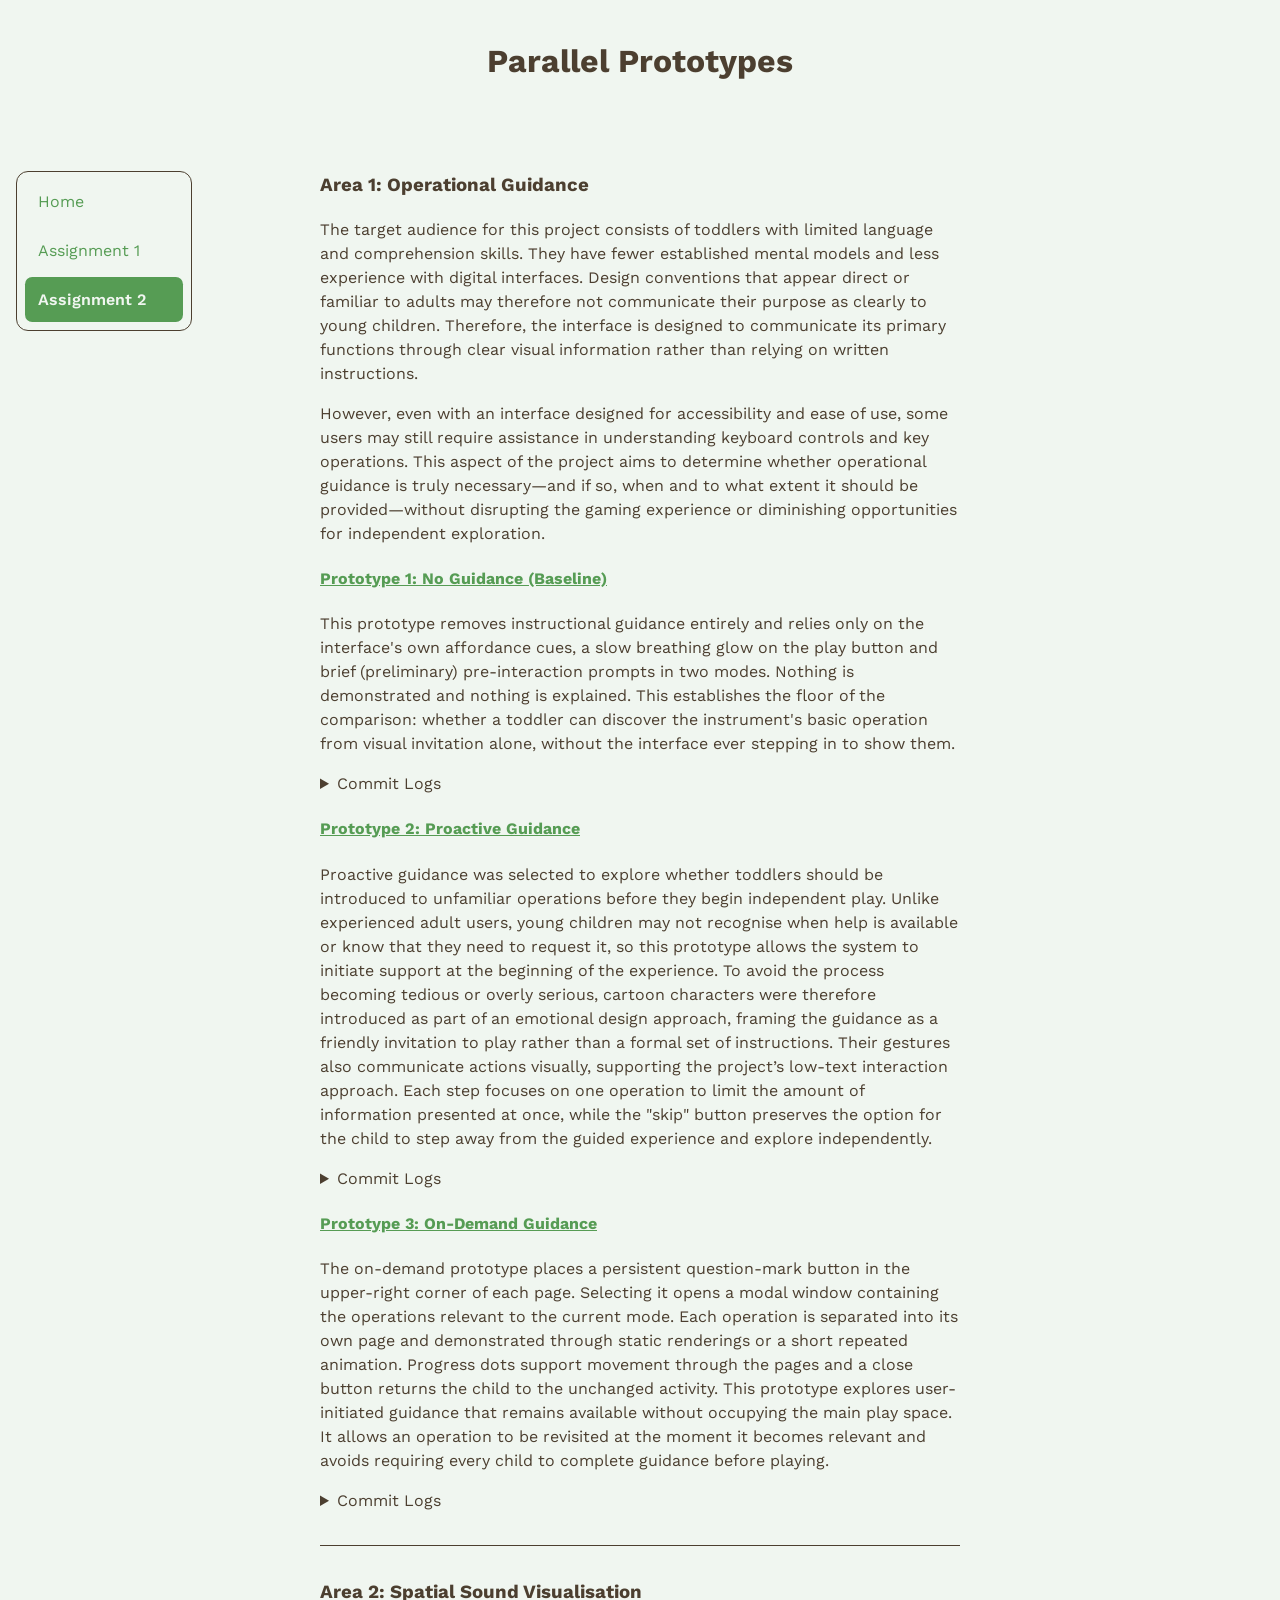
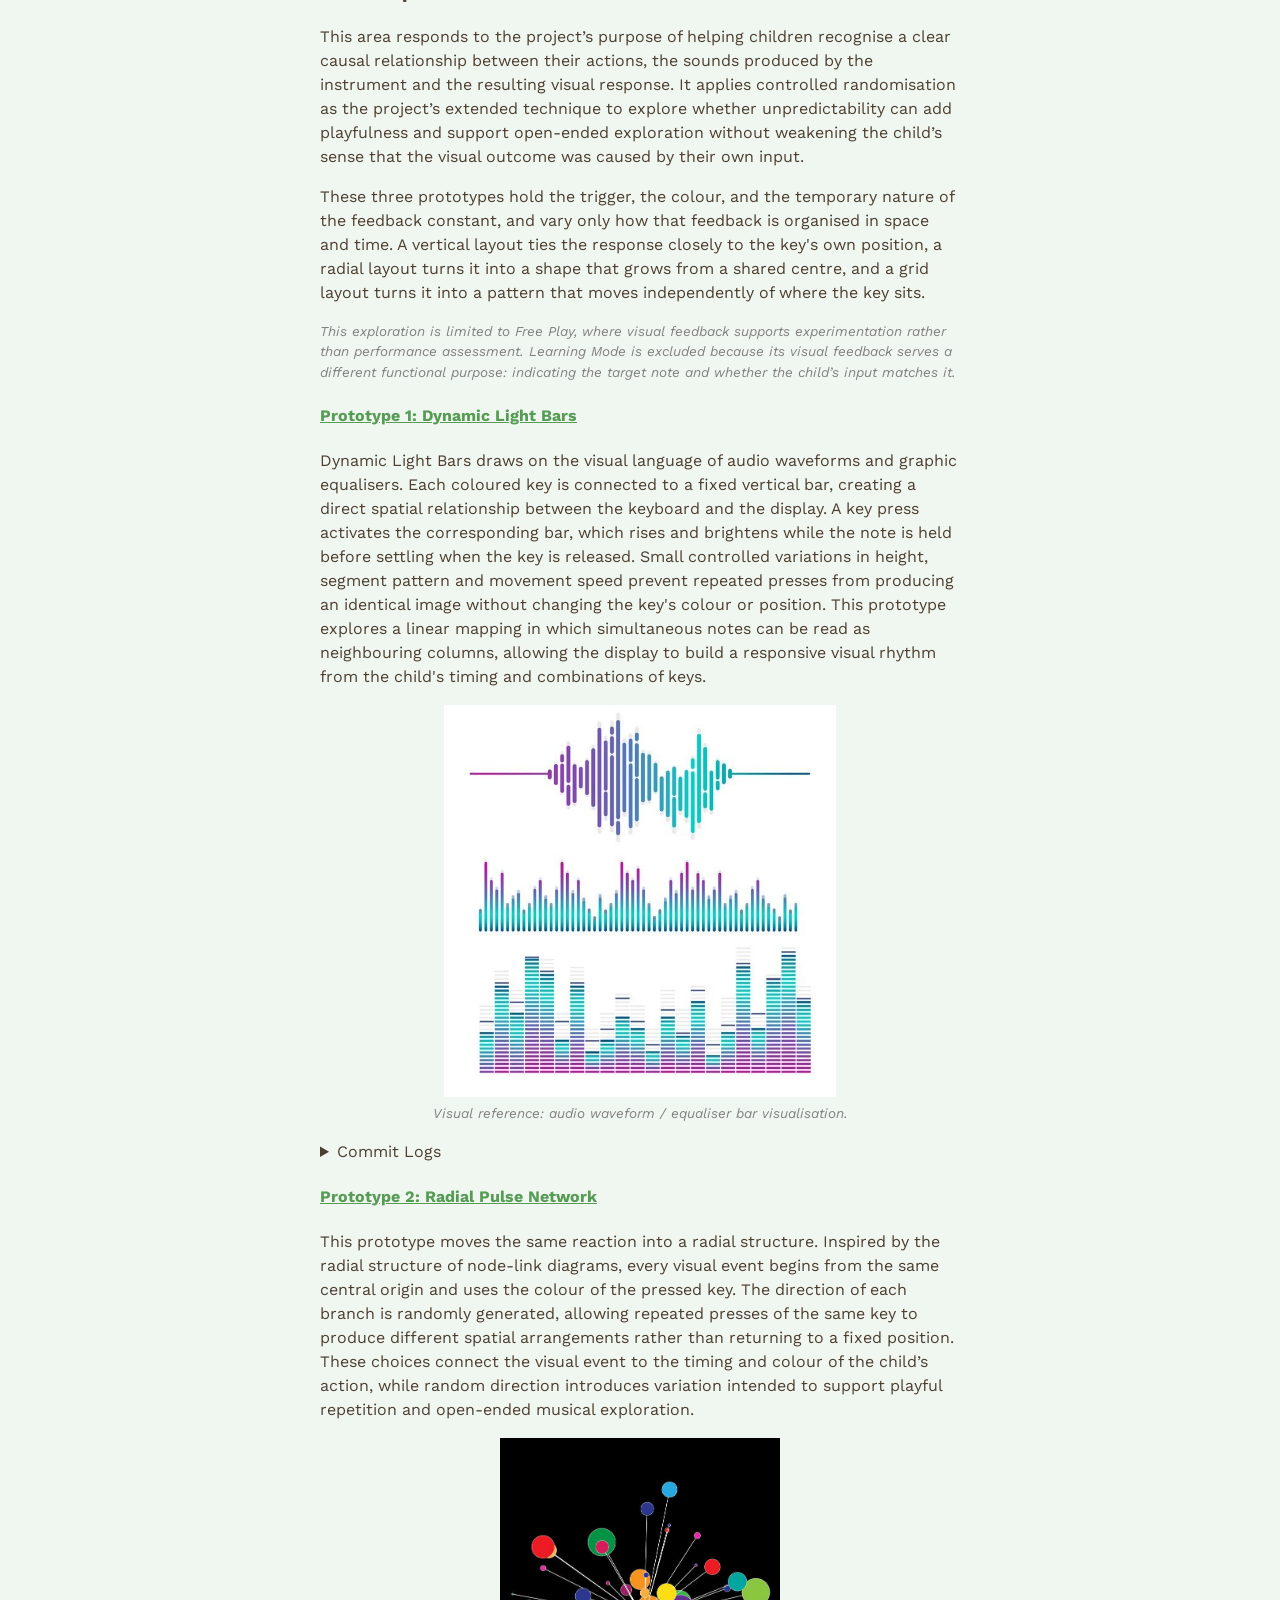
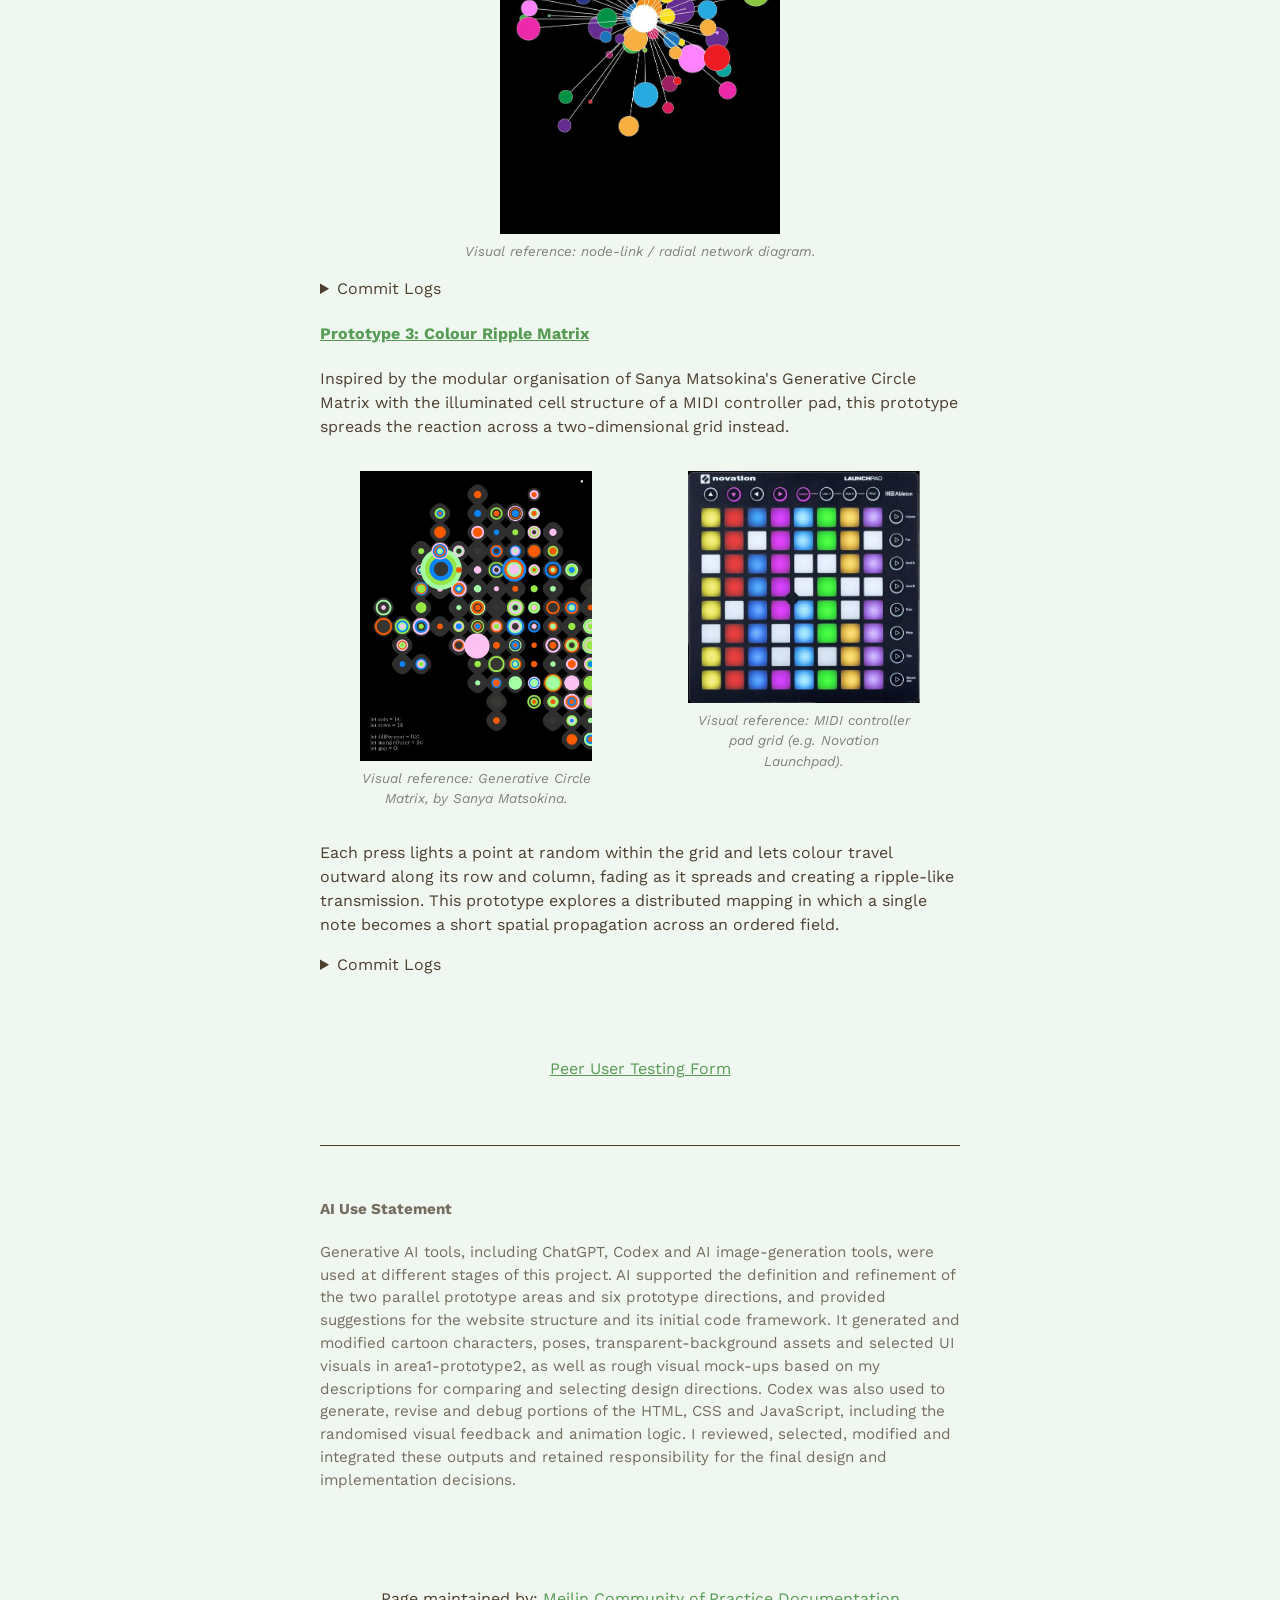
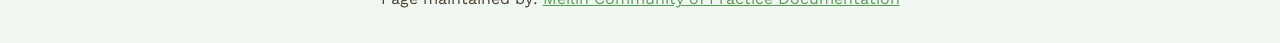
<file: assignment2.html>
<!doctype html>
<html lang="en">
<head>
    <meta charset="UTF-8">
    <meta name="viewport"
          content="width=device-width, user-scalable=no, initial-scale=1.0, maximum-scale=1.0, minimum-scale=1.0">
    <meta http-equiv="X-UA-Compatible" content="ie=edge">

    <title>Assignment 2</title>

    <!-- favicon was sourced from favicon.io but the original graphics are copyright 2020 Twitter, Inc
    and other contributors -->
    <!-- They are licensed under CC-BY 4.0 as linked below -->
    <!-- https://creativecommons.org/licenses/by/4.0/ -->
    <link rel="icon" type="image/png" href="./assets/icons/favicon.png">

    <link rel="stylesheet" href="reset.css">
    <link rel="stylesheet" href="style.css">
</head>
<body>

<header>
    <h1>Parallel Prototypes</h1>
</header>

<div class="mainNavContainer">

    <nav aria-label="Primary navigation">
        <a href="./index.html">Home</a>
        <a href="./assignment1.html">Assignment 1</a>
        <a href="./assignment2.html" aria-current="page">Assignment 2</a>
    </nav>

    <main>

        <section class="scenario-section">

            <h3 class="firstSectionHeading">Area 1: Operational Guidance</h3>

            <p>
                The target audience for this project consists of toddlers with limited language and comprehension skills.
                They have fewer established mental models and less experience with digital interfaces. Design conventions
                that appear direct or familiar to adults may therefore not communicate their purpose as clearly to young
                children. Therefore, the interface is designed to communicate its primary functions through clear visual
                information rather than relying on written instructions.
            </p>

            <p>
                However, even with an interface designed for accessibility and ease of use, some users may still require
                assistance in understanding keyboard controls and key operations. This aspect of the project aims to determine
                whether operational guidance is truly necessary—and if so, when and to what extent it should be provided—without
                disrupting the gaming experience or diminishing opportunities for independent exploration.
            </p>

            <h4>
                <a href="https://mc-area1-prototype1.github.io/A1-prototype1-NoGuidance/" target="_blank">
                    Prototype 1: No Guidance (Baseline)
                </a>
            </h4>

            <p>
                This prototype removes instructional guidance entirely and relies only on the interface's own affordance
                cues, a slow breathing glow on the play button and brief (preliminary) pre-interaction prompts in two modes.
                Nothing is demonstrated and nothing is explained. This establishes the floor of the comparison: whether a
                toddler can discover the instrument's basic operation from visual invitation alone, without the interface
                ever stepping in to show them.
            </p>

            <details>
                <summary>Commit Logs</summary>
                <table>

                    <thead><tr>

                        <th>Author</th>
                        <th>Date</th>
                        <th>Subject</th>
                        <th>Body</th>

                    </tr></thead>

                    <tbody>

                    <tr>

                        <td>s4151128</td>
                        <td>Sat Sep 12 03:35:27 2026 +1000</td>
                        <td>setup index</td>
                        <td></td>

                    </tr>

                    <tr>

                        <td>s4151128</td>
                        <td>Mon Sep 14 02:04:11 2026 +1000</td>
                        <td>update index</td>
                        <td>built a clearer index structure and upload the assets</td>

                    </tr>

                    <tr>

                        <td>s4151128</td>
                        <td>Tue Sep 15 23:12:16 2026 +1000</td>
                        <td>add assets</td>
                        <td>icons and a sound effect</td>

                    </tr>

                    <tr>

                        <td>s4151128</td>
                        <td>Tue Sep 15 23:15:59 2026 +1000</td>
                        <td>Update index.html</td>
                        <td></td>

                    </tr>

                    <tr>

                        <td>s4151128</td>
                        <td>Tue Sep 15 23:44:36 2026 +1000</td>
                        <td>update css file</td>
                        <td>adjust the index structure</td>

                    </tr>

                    <tr>

                        <td>s4151128</td>
                        <td>Tue Sep 15 23:44:42 2026 +1000</td>
                        <td>Delete freeplay.js</td>
                        <td></td>

                    </tr>

                    <tr>

                        <td>s4151128</td>
                        <td>Wed Sep 16 00:48:42 2026 +1000</td>
                        <td>creative main.js</td>
                        <td></td>

                    </tr>

                    <tr>

                        <td>s4151128</td>
                        <td>Wed Sep 16 01:02:13 2026 +1000</td>
                        <td>Create freeplay.js</td>
                        <td></td>

                    </tr>

                    <tr>

                        <td>s4151128</td>
                        <td>Wed Sep 16 01:16:02 2026 +1000</td>
                        <td>update js files</td>
                        <td></td>

                    </tr>

                    <tr>

                        <td>s4151128</td>
                        <td>Thu Sep 17 01:45:59 2026 +1000</td>
                        <td>remove guidance information</td>
                        <td></td>

                    </tr>

                    <tr>

                        <td>s4151128</td>
                        <td>Thu Sep 17 11:56:45 2026 +1000</td>
                        <td>adjust icon position</td>
                        <td>freeplay mode - voice option</td>

                    </tr>

                    <tr>

                        <td>s4151128</td>
                        <td>Mon Sep 21 00:20:30 2026 +1000</td>
                        <td>add start button effect</td>
                        <td></td>

                    </tr>

                    <tr>

                        <td>s4151128</td>
                        <td>Thu Sep 24 20:14:12 2026 +1000</td>
                        <td>update the project title</td>
                        <td>(cherry picked from commit 494785baea3afd069422bc1c0f8adc0fdaf3ad1c)</td>

                    </tr>

                    <tr>

                        <td>s4151128</td>
                        <td>Fri Sep 25 15:43:35 2026 +1000</td>
                        <td>turn on the keyboard notes button by default</td>
                        <td>(cherry picked from commit 6cb375737f8b1b32f1f9d1c53bd4cfc342713355)</td>

                    </tr>

                    <tr>

                        <td>(cherry picked from commit 6e92b6d4132e7278728ba826f8c4c2ec6a2e7b5f)</td>
                        <td>undefined</td>
                        <td>undefined</td>
                        <td>undefined</td>

                    </tr>

                    <tr>

                        <td>s4151128</td>
                        <td>Mon Sep 28 00:03:58 2026 +1000</td>
                        <td>update style.css</td>
                        <td>Remove default focus outlines from all buttons</td>

                    </tr>

                    <tr>

                        <td>s4151128</td>
                        <td>Mon Sep 28 21:01:50 2026 +1000</td>
                        <td>add brief pre-interaction guidance to both play modes</td>
                        <td></td>

                    </tr>

                    </tbody>

                </table>
            </details>

            <h4>
                <a href="https://mc-area1-prototype2.github.io/A1-prototype2-ProactiveGuidance/" target="_blank">
                    Prototype 2: Proactive Guidance
                </a>
            </h4>

            <p>
                Proactive guidance was selected to explore whether toddlers should be introduced to unfamiliar operations
                before they begin independent play. Unlike experienced adult users, young children may not recognise when
                help is available or know that they need to request it, so this prototype allows the system to initiate
                support at the beginning of the experience. To avoid the process becoming tedious or overly serious,
                cartoon characters were therefore introduced as part of an emotional design approach, framing the guidance
                as a friendly invitation to play rather than a formal set of instructions. Their gestures also communicate
                actions visually, supporting the project’s low-text interaction approach. Each step focuses on one operation
                to limit the amount of information presented at once, while the "skip" button preserves the option for the
                child to step away from the guided experience and explore independently.
            </p>

            <details>
                <summary>Commit Logs</summary>
                <table>

                    <thead><tr>

                        <th>Author</th>
                        <th>Date</th>
                        <th>Subject</th>
                        <th>Body</th>

                    </tr></thead>

                    <tbody>

                    <tr>

                        <td>s4151128</td>
                        <td>Sat Sep 12 03:35:27 2026 +1000</td>
                        <td>setup index</td>
                        <td></td>

                    </tr>

                    <tr>

                        <td>s4151128</td>
                        <td>Mon Sep 14 02:04:11 2026 +1000</td>
                        <td>update index</td>
                        <td>built a clearer index structure and upload the assets</td>

                    </tr>

                    <tr>

                        <td>s4151128</td>
                        <td>Tue Sep 15 23:12:16 2026 +1000</td>
                        <td>add assets</td>
                        <td>icons and a sound effect</td>

                    </tr>

                    <tr>

                        <td>s4151128</td>
                        <td>Tue Sep 15 23:15:59 2026 +1000</td>
                        <td>Update index.html</td>
                        <td></td>

                    </tr>

                    <tr>

                        <td>s4151128</td>
                        <td>Tue Sep 15 23:44:36 2026 +1000</td>
                        <td>update css file</td>
                        <td>adjust the index structure</td>

                    </tr>

                    <tr>

                        <td>s4151128</td>
                        <td>Tue Sep 15 23:44:42 2026 +1000</td>
                        <td>Delete freeplay.js</td>
                        <td></td>

                    </tr>

                    <tr>

                        <td>s4151128</td>
                        <td>Wed Sep 16 00:48:42 2026 +1000</td>
                        <td>creative main.js</td>
                        <td></td>

                    </tr>

                    <tr>

                        <td>s4151128</td>
                        <td>Wed Sep 16 01:02:13 2026 +1000</td>
                        <td>Create freeplay.js</td>
                        <td></td>

                    </tr>

                    <tr>

                        <td>s4151128</td>
                        <td>Wed Sep 16 01:16:02 2026 +1000</td>
                        <td>update js files</td>
                        <td></td>

                    </tr>

                    <tr>

                        <td>s4151128</td>
                        <td>Thu Sep 17 11:58:45 2026 +1000</td>
                        <td>update icon position</td>
                        <td></td>

                    </tr>

                    <tr>

                        <td>s4151128</td>
                        <td>Thu Sep 17 12:00:11 2026 +1000</td>
                        <td>adjust icon position</td>
                        <td></td>

                    </tr>

                    <tr>

                        <td>s4151128</td>
                        <td>Sun Sep 20 16:35:22 2026 +1000</td>
                        <td>delete the guidance button</td>
                        <td></td>

                    </tr>

                    <tr>

                        <td>s4151128</td>
                        <td>Sun Sep 20 16:46:20 2026 +1000</td>
                        <td>Merge branch 'main' into guidanceProactive</td>
                        <td></td>

                    </tr>

                    <tr>

                        <td>s4151128</td>
                        <td>Wed Sep 23 02:24:44 2026 +1000</td>
                        <td>build a directory in assets</td>
                        <td>for characters</td>

                    </tr>

                    <tr>

                        <td>s4151128</td>
                        <td>Wed Sep 23 02:33:13 2026 +1000</td>
                        <td>add guidance for home page</td>
                        <td>- character welcome<br>- select modes animate guidance<br>- play when first enter</td>

                    </tr>

                    <tr>

                        <td>s4151128</td>
                        <td>Wed Sep 23 20:36:59 2026 +1000</td>
                        <td>build user onboarding on freeplay mode</td>
                        <td>- 5 steps of guidances<br>- step by step to finish<br>- skip button<br>- work once</td>

                    </tr>

                    <tr>

                        <td>s4151128</td>
                        <td>Wed Sep 23 21:51:31 2026 +1000</td>
                        <td>add keyboard guidance</td>
                        <td>in step 1</td>

                    </tr>

                    <tr>

                        <td>s4151128</td>
                        <td>Wed Sep 23 22:13:51 2026 +1000</td>
                        <td>adjust the order of last progress and complete card</td>
                        <td></td>

                    </tr>

                    <tr>

                        <td>s4151128</td>
                        <td>Thu Sep 24 19:10:16 2026 +1000</td>
                        <td>build user onboarding for learning mode</td>
                        <td>5 steps with skip button</td>

                    </tr>

                    <tr>

                        <td>s4151128</td>
                        <td>Thu Sep 24 19:58:01 2026 +1000</td>
                        <td>Delete unnecessary statements & Add some comments</td>
                        <td></td>

                    </tr>

                    </tbody>

                </table>
            </details>

            <h4>
                <a href="https://mc-area1-prototype3.github.io/A1-prototype2-OnDemandGuidance/" target="_blank">
                    Prototype 3: On-Demand Guidance
                </a>
            </h4>

            <p>
                The on-demand prototype places a persistent question-mark button in the upper-right corner of each page.
                Selecting it opens a modal window containing the operations relevant to the current mode. Each operation is
                separated into its own page and demonstrated through static renderings or a short repeated animation. Progress
                dots support movement through the pages and a close button returns the child to the unchanged activity. This
                prototype explores user-initiated guidance that remains available without occupying the main play space. It
                allows an operation to be revisited at the moment it becomes relevant and avoids requiring every child to
                complete guidance before playing.
            </p>

            <details>
                <summary>Commit Logs</summary>
                <table>

                    <thead><tr>

                        <th>Author</th>
                        <th>Date</th>
                        <th>Subject</th>
                        <th>Body</th>

                    </tr></thead>

                    <tbody>

                    <tr>

                        <td>s4151128</td>
                        <td>Sat Sep 12 03:35:27 2026 +1000</td>
                        <td>setup index</td>
                        <td></td>

                    </tr>

                    <tr>

                        <td>s4151128</td>
                        <td>Mon Sep 14 02:04:11 2026 +1000</td>
                        <td>update index</td>
                        <td>built a clearer index structure and upload the assets</td>

                    </tr>

                    <tr>

                        <td>s4151128</td>
                        <td>Tue Sep 15 23:12:16 2026 +1000</td>
                        <td>add assets</td>
                        <td>icons and a sound effect</td>

                    </tr>

                    <tr>

                        <td>s4151128</td>
                        <td>Tue Sep 15 23:15:59 2026 +1000</td>
                        <td>Update index.html</td>
                        <td></td>

                    </tr>

                    <tr>

                        <td>s4151128</td>
                        <td>Tue Sep 15 23:44:36 2026 +1000</td>
                        <td>update css file</td>
                        <td>adjust the index structure</td>

                    </tr>

                    <tr>

                        <td>s4151128</td>
                        <td>Tue Sep 15 23:44:42 2026 +1000</td>
                        <td>Delete freeplay.js</td>
                        <td></td>

                    </tr>

                    <tr>

                        <td>s4151128</td>
                        <td>Wed Sep 16 00:48:42 2026 +1000</td>
                        <td>creative main.js</td>
                        <td></td>

                    </tr>

                    <tr>

                        <td>s4151128</td>
                        <td>Wed Sep 16 01:02:13 2026 +1000</td>
                        <td>Create freeplay.js</td>
                        <td></td>

                    </tr>

                    <tr>

                        <td>s4151128</td>
                        <td>Wed Sep 16 01:16:02 2026 +1000</td>
                        <td>update js files</td>
                        <td></td>

                    </tr>

                    <tr>

                        <td>s4151128</td>
                        <td>Thu Sep 17 12:01:28 2026 +1000</td>
                        <td>adjust icon position</td>
                        <td>freeplay mode voice options</td>

                    </tr>

                    <tr>

                        <td>s4151128</td>
                        <td>Thu Sep 24 20:14:12 2026 +1000</td>
                        <td>update the project title</td>
                        <td>(cherry picked from commit 494785baea3afd069422bc1c0f8adc0fdaf3ad1c)</td>

                    </tr>

                    <tr>

                        <td>s4151128</td>
                        <td>Fri Sep 25 15:43:35 2026 +1000</td>
                        <td>turn on the keyboard notes button by default</td>
                        <td>(cherry picked from commit 6cb375737f8b1b32f1f9d1c53bd4cfc342713355)</td>

                    </tr>

                    <tr>

                        <td>s4151128</td>
                        <td>Sat Sep 26 01:19:40 2026 +1000</td>
                        <td>build Home guidance</td>
                        <td></td>

                    </tr>

                    <tr>

                        <td>- 5 steps guidance dialog</td>
                        <td>undefined</td>
                        <td>undefined</td>
                        <td>undefined</td>

                    </tr>

                    <tr>

                        <td>s4151128</td>
                        <td>Sat Sep 26 16:51:45 2026 +1000</td>
                        <td>build play-mode guidance</td>
                        <td>- a brief (temporary) pre-interaction guide</td>

                    </tr>

                    <tr>

                        <td>- setup a button guide for first-time users（temporary/ only once）</td>
                        <td>undefined</td>
                        <td>undefined</td>
                        <td>undefined</td>

                    </tr>

                    <tr>

                        <td>s4151128</td>
                        <td>Sat Sep 26 18:23:04 2026 +1000</td>
                        <td>build learning-mode guidance</td>
                        <td>- choose song page</td>

                    </tr>

                    <tr>

                        <td>s4151128</td>
                        <td>Sun Sep 27 14:31:25 2026 +1000</td>
                        <td>build learning-mode guidance</td>
                        <td></td>

                    </tr>

                    </tbody>

                </table>
            </details>

        </section>

        <section class="scenario-section">

            <h3 class="firstSectionHeading">Area 2: Spatial Sound Visualisation</h3>

            <p>
                This area responds to the project’s purpose of helping children recognise a clear causal relationship between
                their actions, the sounds produced by the instrument and the resulting visual response. It applies controlled
                randomisation as the project’s extended technique to explore whether unpredictability can add playfulness and
                support open-ended exploration without weakening the child’s sense that the visual outcome was caused by their
                own input.
            </p>

            <p>
                These three prototypes hold the trigger, the colour, and the temporary nature of the feedback constant, and
                vary only how that feedback is organised in space and time. A vertical layout ties the response closely to
                the key's own position, a radial layout turns it into a shape that grows from a shared centre, and a grid
                layout turns it into a pattern that moves independently of where the key sits.
            </p>

            <p class="section-note">
                This exploration is limited to Free Play, where visual feedback supports experimentation rather than performance
                assessment. Learning Mode is excluded because its visual feedback serves a different functional purpose:
                indicating the target note and whether the child’s input matches it.
            </p>

            <h4>
                <a href="https://mc-area2-prototype1.github.io/A2-prototype1-Linear/" target="_blank">
                    Prototype 1: Dynamic Light Bars
                </a>
            </h4>

            <p>
                Dynamic Light Bars draws on the visual language of audio waveforms and graphic equalisers. Each coloured key
                is connected to a fixed vertical bar, creating a direct spatial relationship between the keyboard and the
                display. A key press activates the corresponding bar, which rises and brightens while the note is held before
                settling when the key is released. Small controlled variations in height, segment pattern and movement speed
                prevent repeated presses from producing an identical image without changing the key's colour or position.
                This prototype explores a linear mapping in which simultaneous notes can be read as neighbouring columns,
                allowing the display to build a responsive visual rhythm from the child's timing and combinations of keys.
            </p>

            <figure class="reference-figure">
                <img src="assets/images/audio waveform.png" alt="Audio waveform and equaliser bar visualisation">
                <figcaption>Visual reference: audio waveform / equaliser bar visualisation.</figcaption>
            </figure>

            <details>
                <summary>Commit Logs</summary>
                <table>

                    <thead><tr>

                        <th>Author</th>
                        <th>Date</th>
                        <th>Subject</th>
                        <th>Body</th>

                    </tr></thead>

                    <tbody>

                    <tr>

                        <td>s4151128</td>
                        <td>Sat Sep 12 03:35:27 2026 +1000</td>
                        <td>setup index</td>
                        <td></td>

                    </tr>

                    <tr>

                        <td>s4151128</td>
                        <td>Mon Sep 14 02:04:11 2026 +1000</td>
                        <td>update index</td>
                        <td>built a clearer index structure and upload the assets</td>

                    </tr>

                    <tr>

                        <td>s4151128</td>
                        <td>Tue Sep 15 23:12:16 2026 +1000</td>
                        <td>add assets</td>
                        <td>icons and a sound effect</td>

                    </tr>

                    <tr>

                        <td>s4151128</td>
                        <td>Tue Sep 15 23:15:59 2026 +1000</td>
                        <td>Update index.html</td>
                        <td></td>

                    </tr>

                    <tr>

                        <td>s4151128</td>
                        <td>Tue Sep 15 23:44:36 2026 +1000</td>
                        <td>update css file</td>
                        <td>adjust the index structure</td>

                    </tr>

                    <tr>

                        <td>s4151128</td>
                        <td>Tue Sep 15 23:44:42 2026 +1000</td>
                        <td>Delete freeplay.js</td>
                        <td></td>

                    </tr>

                    <tr>

                        <td>s4151128</td>
                        <td>Wed Sep 16 00:48:42 2026 +1000</td>
                        <td>creative main.js</td>
                        <td></td>

                    </tr>

                    <tr>

                        <td>s4151128</td>
                        <td>Wed Sep 16 01:02:13 2026 +1000</td>
                        <td>Create freeplay.js</td>
                        <td></td>

                    </tr>

                    <tr>

                        <td>s4151128</td>
                        <td>Wed Sep 16 01:16:02 2026 +1000</td>
                        <td>update js files</td>
                        <td></td>

                    </tr>

                    <tr>

                        <td>s4151128</td>
                        <td>Thu Sep 17 11:58:45 2026 +1000</td>
                        <td>update icon position</td>
                        <td></td>

                    </tr>

                    <tr>

                        <td>s4151128</td>
                        <td>Thu Sep 17 12:02:22 2026 +1000</td>
                        <td>adjust icon position</td>
                        <td></td>

                    </tr>

                    <tr>

                        <td>s4151128</td>
                        <td>Sun Sep 20 16:35:22 2026 +1000</td>
                        <td>delete the guidance button</td>
                        <td></td>

                    </tr>

                    <tr>

                        <td>s4151128</td>
                        <td>Thu Sep 24 20:14:12 2026 +1000</td>
                        <td>update the project title</td>
                        <td></td>

                    </tr>

                    <tr>

                        <td>s4151128</td>
                        <td>Fri Sep 25 15:43:35 2026 +1000</td>
                        <td>turn on the keyboard notes button by default</td>
                        <td></td>

                    </tr>

                    <tr>

                        <td>s4151128</td>
                        <td>Sun Sep 27 17:25:38 2026 +1000</td>
                        <td>Merge branch 'main' into feedbackLightBar</td>
                        <td></td>

                    </tr>

                    <tr>

                        <td>s4151128</td>
                        <td>Sun Sep 27 23:58:56 2026 +1000</td>
                        <td>Implement dynamic light bars and refine interactive visual feedback</td>
                        <td></td>

                    </tr>

                    <tr>

                        <td>s4151128</td>
                        <td>Tue Sep 29 02:44:35 2026 +1000</td>
                        <td>update css style</td>
                        <td></td>

                    </tr>

                    </tbody>

                </table>
            </details>

            <h4>
                <a href="https://mc-area2-prototype2.github.io/A2-prototype2-Radial/" target="_blank">
                    Prototype 2: Radial Pulse Network
                </a>
            </h4>

            <p>
                This prototype moves the same reaction into a radial structure. Inspired by the radial structure of node-link
                diagrams, every visual event begins from the same central origin and uses the colour of the pressed key. The
                direction of each branch is randomly generated, allowing repeated presses of the same key to produce different
                spatial arrangements rather than returning to a fixed position. These choices connect the visual event to the
                timing and colour of the child’s action, while random direction introduces variation intended to support playful
                repetition and open-ended musical exploration.
            </p>

            <figure class="reference-figure radial-reference">
                <img src="assets/images/radial network diagram.png" alt="Node-link radial network diagram">
                <figcaption>Visual reference: node-link / radial network diagram.</figcaption>
            </figure>


            <details>
                <summary>Commit Logs</summary>
                <table>

                    <thead><tr>

                        <th>Author</th>
                        <th>Date</th>
                        <th>Subject</th>
                        <th>Body</th>

                    </tr></thead>

                    <tbody>

                    <tr>

                        <td>s4151128</td>
                        <td>Sat Sep 12 03:35:27 2026 +1000</td>
                        <td>setup index</td>
                        <td></td>

                    </tr>

                    <tr>

                        <td>s4151128</td>
                        <td>Mon Sep 14 02:04:11 2026 +1000</td>
                        <td>update index</td>
                        <td>built a clearer index structure and upload the assets</td>

                    </tr>

                    <tr>

                        <td>s4151128</td>
                        <td>Tue Sep 15 23:12:16 2026 +1000</td>
                        <td>add assets</td>
                        <td>icons and a sound effect</td>

                    </tr>

                    <tr>

                        <td>s4151128</td>
                        <td>Tue Sep 15 23:15:59 2026 +1000</td>
                        <td>Update index.html</td>
                        <td></td>

                    </tr>

                    <tr>

                        <td>s4151128</td>
                        <td>Tue Sep 15 23:44:36 2026 +1000</td>
                        <td>update css file</td>
                        <td>adjust the index structure</td>

                    </tr>

                    <tr>

                        <td>s4151128</td>
                        <td>Tue Sep 15 23:44:42 2026 +1000</td>
                        <td>Delete freeplay.js</td>
                        <td></td>

                    </tr>

                    <tr>

                        <td>s4151128</td>
                        <td>Wed Sep 16 00:48:42 2026 +1000</td>
                        <td>creative main.js</td>
                        <td></td>

                    </tr>

                    <tr>

                        <td>s4151128</td>
                        <td>Wed Sep 16 01:02:13 2026 +1000</td>
                        <td>Create freeplay.js</td>
                        <td></td>

                    </tr>

                    <tr>

                        <td>s4151128</td>
                        <td>Wed Sep 16 01:16:02 2026 +1000</td>
                        <td>update js files</td>
                        <td></td>

                    </tr>

                    <tr>

                        <td>s4151128</td>
                        <td>Thu Sep 17 11:58:45 2026 +1000</td>
                        <td>update icon position</td>
                        <td></td>

                    </tr>

                    <tr>

                        <td>s4151128</td>
                        <td>Sun Sep 20 16:35:22 2026 +1000</td>
                        <td>delete the guidance button</td>
                        <td></td>

                    </tr>

                    <tr>

                        <td>s4151128</td>
                        <td>Thu Sep 24 20:14:12 2026 +1000</td>
                        <td>update the project title</td>
                        <td></td>

                    </tr>

                    <tr>

                        <td>s4151128</td>
                        <td>Fri Sep 25 15:43:35 2026 +1000</td>
                        <td>turn on the keyboard notes button by default</td>
                        <td></td>

                    </tr>

                    <tr>

                        <td>s4151128</td>
                        <td>Mon Sep 28 00:03:58 2026 +1000</td>
                        <td>update style.css</td>
                        <td>Remove default focus outlines from all buttons</td>

                    </tr>

                    <tr>

                        <td>s4151128</td>
                        <td>Mon Sep 28 17:16:33 2026 +1000</td>
                        <td>build radial visual feedback for musical key presses</td>
                        <td>Creates colour-matched branches that extend from the centre while keys are held and retract on release; with random directions and support for repeated and simultaneous notes.</td>

                    </tr>

                    <tr>

                        <td>s4151128</td>
                        <td>Mon Sep 28 18:27:56 2026 +1000</td>
                        <td>refine radial visual feedback</td>
                        <td>- increase branch growth speed
                            <br>- expand guide rings across the canvas
                            <br>- allow wider horizontal reach while preserving safe edge spacing</td>

                    </tr>

                    </tbody>

                </table>
            </details>

            <h4>
                <a href="https://mc-area2-prototype2.github.io/A2-prototype3-Grid/" target="_blank">
                    Prototype 3: Colour Ripple Matrix
                </a>
            </h4>

            <p>
                Inspired by the modular organisation of Sanya Matsokina's Generative Circle Matrix with the illuminated cell
                structure of a MIDI controller pad, this prototype spreads the reaction across a two-dimensional grid instead.
            </p>

            <div class="reference-figure-row">
                <figure class="reference-figure">
                    <img src="assets/images/generative circle matrix.png" alt="Generative Circle Matrix by Sanya Matsokina">
                    <figcaption>Visual reference: Generative Circle Matrix, by Sanya Matsokina.</figcaption>
                </figure>

                <figure class="reference-figure">
                    <img src="assets/images/MIDI controller pad.png" alt="MIDI controller pad grid">
                    <figcaption>Visual reference: MIDI controller pad grid (e.g. Novation Launchpad).</figcaption>
                </figure>
            </div>

            <p>
                Each press lights a point at random within the grid and lets colour travel outward along its row and column,
                fading as it spreads and creating a ripple-like transmission. This prototype explores a distributed mapping
                in which a single note becomes a short spatial propagation across an ordered field.
            </p>

            <details>
                <summary>Commit Logs</summary>
                <table>

                    <thead><tr>

                        <th>Author</th>
                        <th>Date</th>
                        <th>Subject</th>
                        <th>Body</th>

                    </tr></thead>

                    <tbody>

                    <tr>

                        <td>s4151128</td>
                        <td>Sat Sep 12 03:35:27 2026 +1000</td>
                        <td>setup index</td>
                        <td></td>

                    </tr>

                    <tr>

                        <td>s4151128</td>
                        <td>Mon Sep 14 02:04:11 2026 +1000</td>
                        <td>update index</td>
                        <td>built a clearer index structure and upload the assets</td>

                    </tr>

                    <tr>

                        <td>s4151128</td>
                        <td>Tue Sep 15 23:12:16 2026 +1000</td>
                        <td>add assets</td>
                        <td>icons and a sound effect</td>

                    </tr>

                    <tr>

                        <td>s4151128</td>
                        <td>Tue Sep 15 23:15:59 2026 +1000</td>
                        <td>Update index.html</td>
                        <td></td>

                    </tr>

                    <tr>

                        <td>s4151128</td>
                        <td>Tue Sep 15 23:44:36 2026 +1000</td>
                        <td>update css file</td>
                        <td>adjust the index structure</td>

                    </tr>

                    <tr>

                        <td>s4151128</td>
                        <td>Tue Sep 15 23:44:42 2026 +1000</td>
                        <td>Delete freeplay.js</td>
                        <td></td>

                    </tr>

                    <tr>

                        <td>s4151128</td>
                        <td>Wed Sep 16 00:48:42 2026 +1000</td>
                        <td>creative main.js</td>
                        <td></td>

                    </tr>

                    <tr>

                        <td>s4151128</td>
                        <td>Wed Sep 16 01:02:13 2026 +1000</td>
                        <td>Create freeplay.js</td>
                        <td></td>

                    </tr>

                    <tr>

                        <td>s4151128</td>
                        <td>Wed Sep 16 01:16:02 2026 +1000</td>
                        <td>update js files</td>
                        <td></td>

                    </tr>

                    <tr>

                        <td>s4151128</td>
                        <td>Thu Sep 17 11:58:45 2026 +1000</td>
                        <td>update icon position</td>
                        <td></td>

                    </tr>

                    <tr>

                        <td>s4151128</td>
                        <td>Sun Sep 20 16:35:22 2026 +1000</td>
                        <td>delete the guidance button</td>
                        <td></td>

                    </tr>

                    <tr>

                        <td>s4151128</td>
                        <td>Thu Sep 24 20:14:12 2026 +1000</td>
                        <td>update the project title</td>
                        <td></td>

                    </tr>

                    <tr>

                        <td>s4151128</td>
                        <td>Fri Sep 25 15:43:35 2026 +1000</td>
                        <td>turn on the keyboard notes button by default</td>
                        <td></td>

                    </tr>

                    <tr>

                        <td>s4151128</td>
                        <td>Mon Sep 28 00:03:58 2026 +1000</td>
                        <td>update style.css</td>
                        <td>Remove default focus outlines from all buttons</td>

                    </tr>

                    <tr>

                        <td>s4151128</td>
                        <td>Mon Sep 28 20:42:29 2026 +1000</td>
                        <td>build grid-based visual feedback</td>
                        <td>- add a responsive 11×5 SVG ripple matrix
                            <br>- support overlapping ripples with newer-colour priority
                            <br>- add reduced-motion and mode-exit cleanup</td>

                    </tr>

                    </tbody>

                </table>
            </details>

        </section>

        <section class="peer-testing-link">
            <a href="https://forms.cloud.microsoft/Pages/ResponsePage.aspx?id=cTYy0b7NF0S01L2yS1Exa4WX4u8UgKhOl_arhkjwGcpUNFRJTDVUVEhQOTJYUDdRTjlRVVAwWjZQRi4u" target="_blank">
                Peer User Testing Form
            </a>
        </section>

        <section class="ai-statement">
            <h4>AI Use Statement</h4>
            <p>
                Generative AI tools, including ChatGPT, Codex and AI image-generation tools, were used at different
                stages of this project. AI supported the definition and refinement of the two parallel prototype areas
                and six prototype directions, and provided suggestions for the website structure and its initial code
                framework. It generated and modified cartoon characters, poses, transparent-background assets and selected
                UI visuals in area1-prototype2, as well as rough visual mock-ups based on my descriptions for comparing
                and selecting design directions. Codex was also used to generate, revise and debug portions of the HTML,
                CSS and JavaScript, including the randomised visual feedback and animation logic. I reviewed, selected,
                modified and integrated these outputs and retained responsibility for the final design and implementation
                decisions.
            </p>
        </section>

    </main>

    <!-- this is an empty element which helps with spacing -->
    <aside></aside>

</div>

<footer>
    <p>
        Page maintained by:
        <a href="https://github.com/p-mcmahon-rmit/" target="_blank">
            Meilin
        </a>
        <a href="https://au.miro.com/app/board/u3jVOf59xhs=/?share_link_id=700343927940" target="_blank">
            Community of Practice Documentation
        </a>
    </p>
</footer>
</body>
</html>
</file>
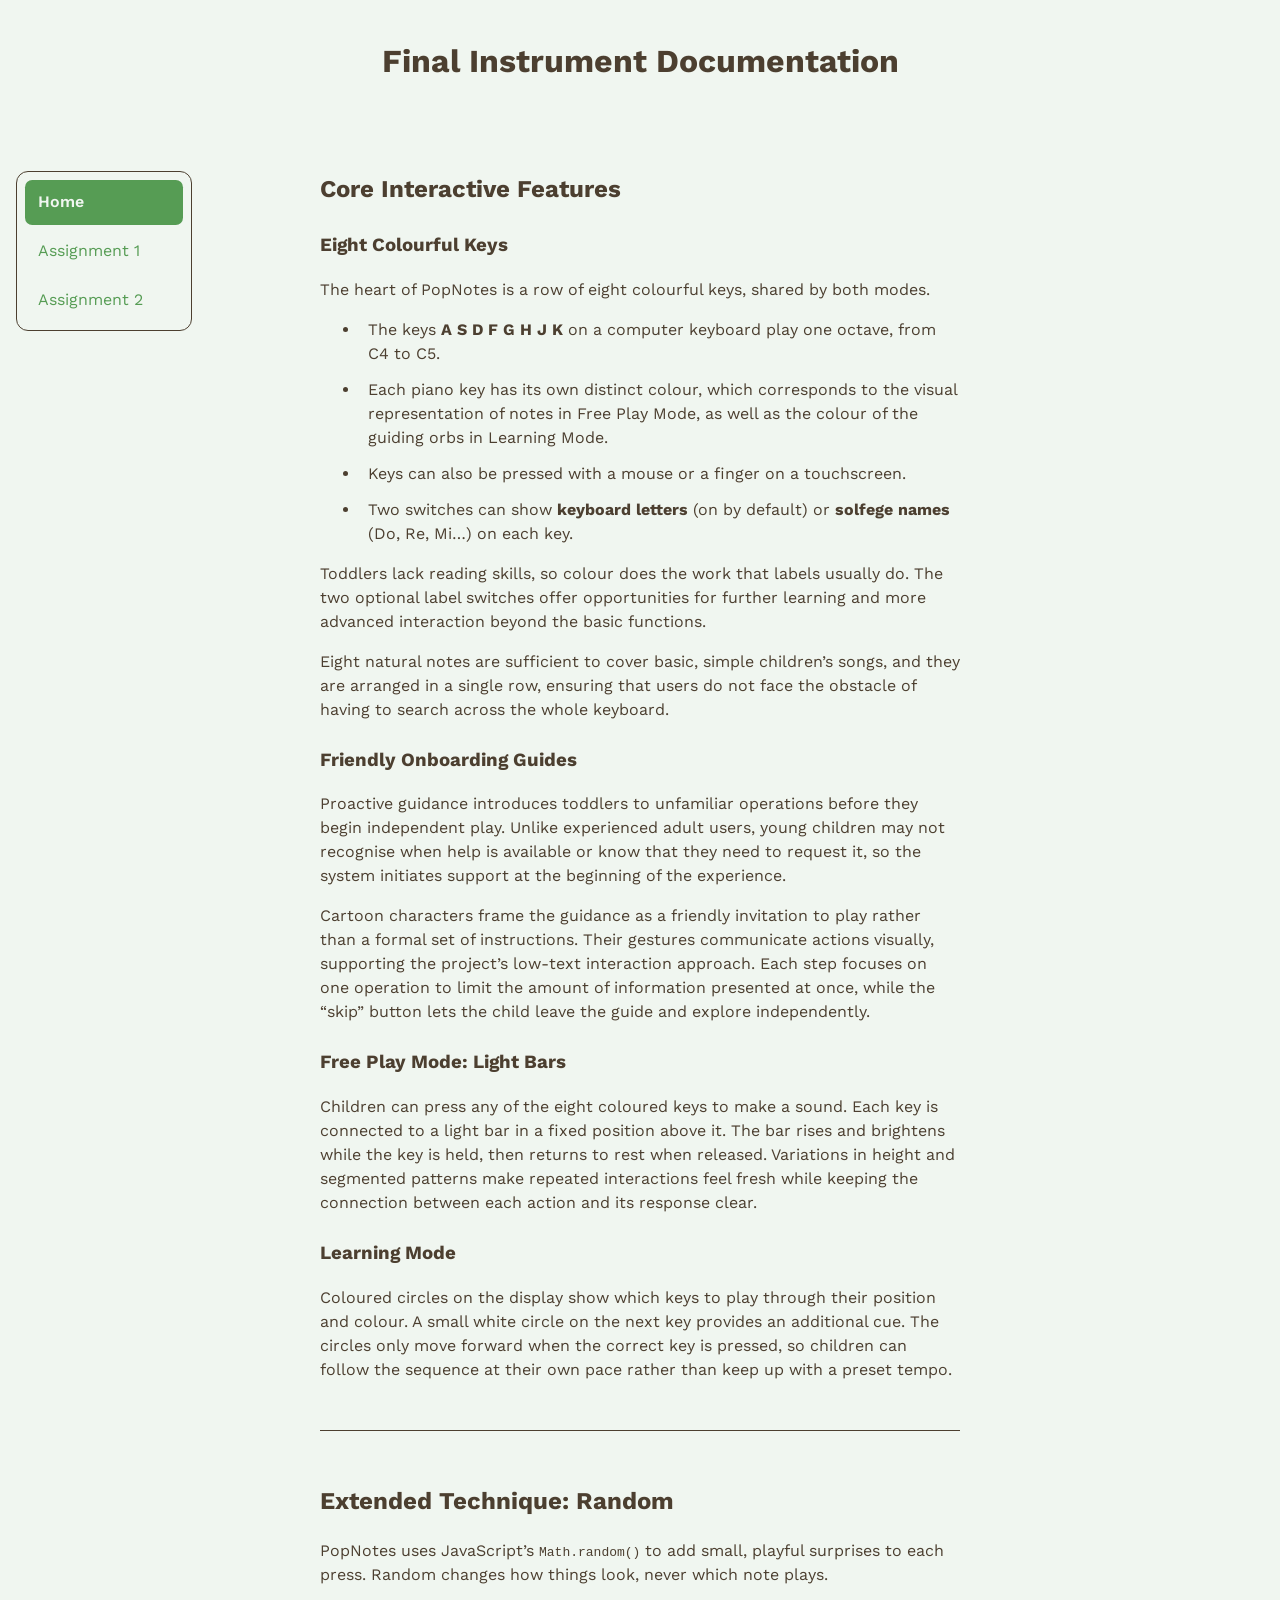
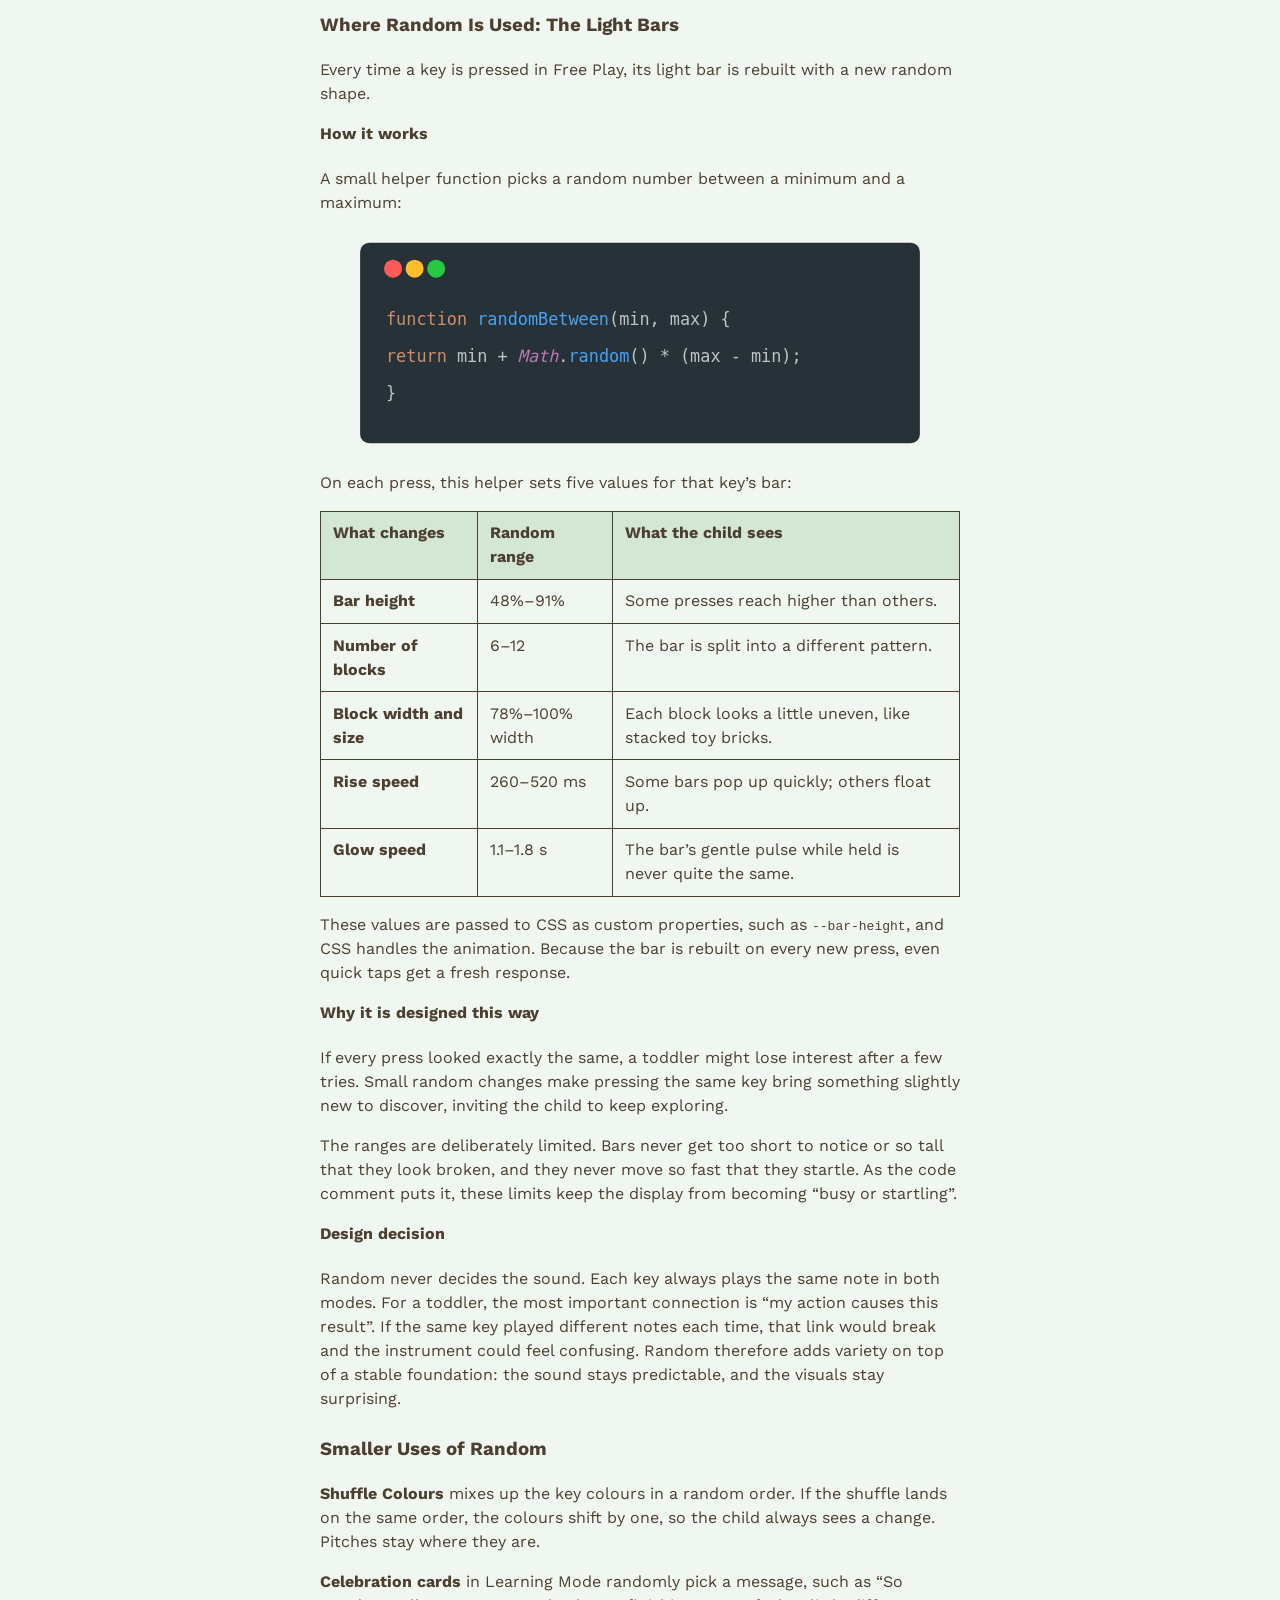
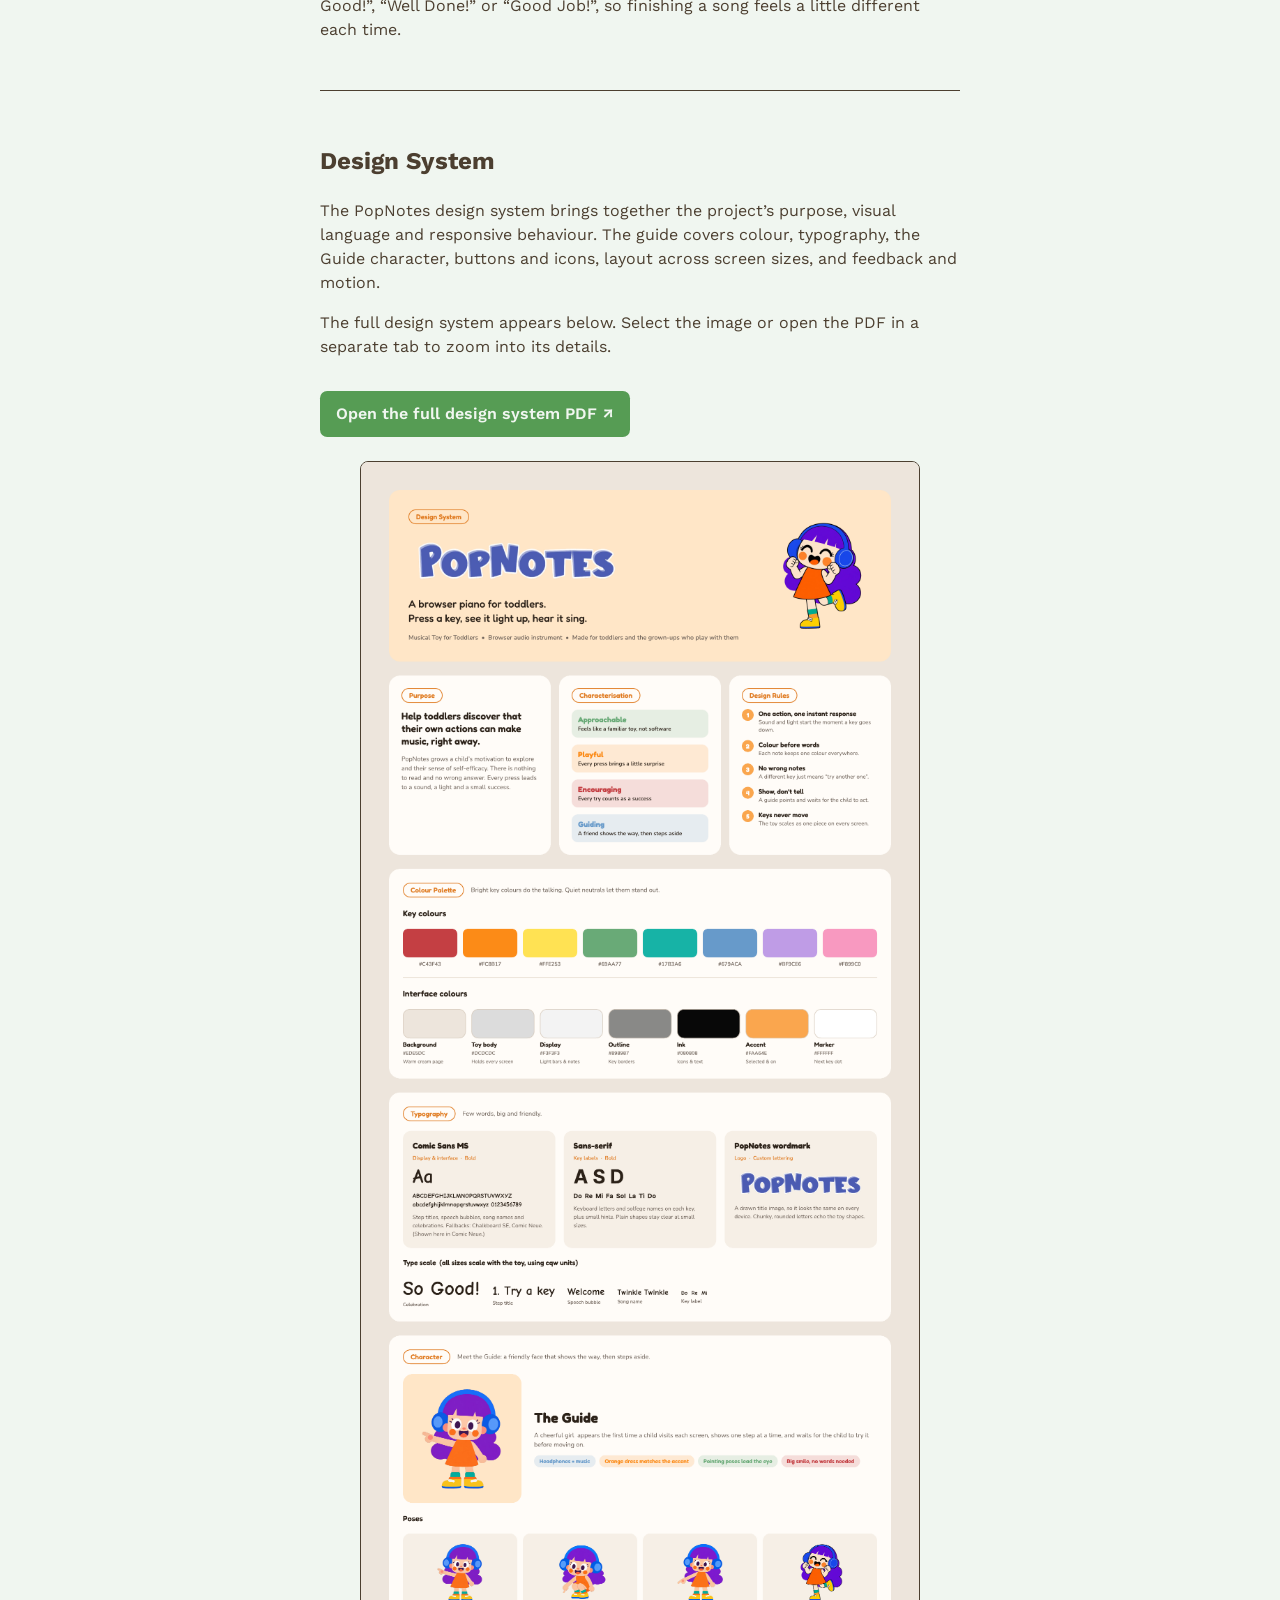
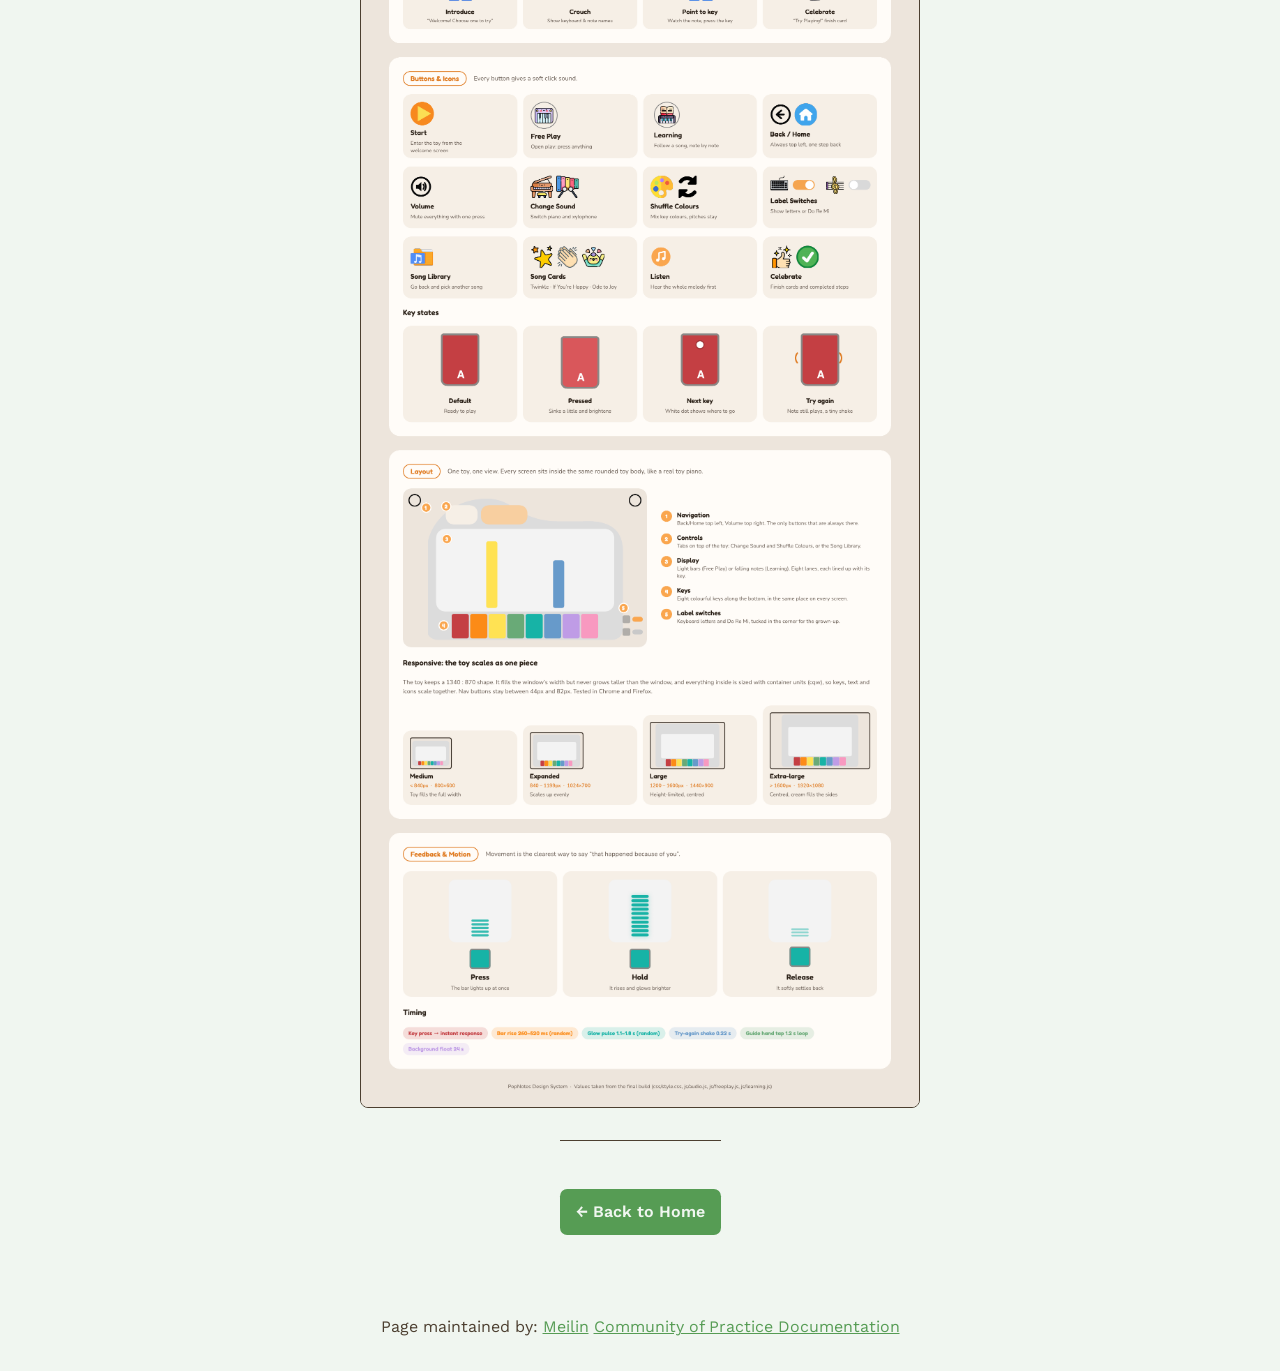
<file: assignment3-documentation.html>
<!doctype html>
<html lang="en">
<head>
    <meta charset="UTF-8">
    <meta name="viewport" content="width=device-width, initial-scale=1.0">
    <title>Assignment 3 Project Documentation</title>
    <link rel="icon" type="image/png" href="./assets/icons/favicon.png">
    <link rel="stylesheet" href="reset.css">
    <link rel="stylesheet" href="style.css">
</head>
<body>
<header>
    <h1>Final Instrument Documentation</h1>
</header>

<div class="mainNavContainer">
    <nav aria-label="Primary navigation">
        <a href="./index.html" class="is-selected">Home</a>
        <a href="./assignment1.html">Assignment 1</a>
        <a href="./assignment2.html">Assignment 2</a>
    </nav>

    <main class="documentation-page">
        <section>
            <h2 class="firstSectionHeading">Core Interactive Features</h2>

            <h3>Eight Colourful Keys</h3>
            <p>The heart of PopNotes is a row of eight colourful keys, shared by both modes.</p>
            <ul class="documentation-feature-list">
                <li>The keys <strong>A S D F G H J K</strong> on a computer keyboard play one octave, from C4 to C5.</li>
                <li>Each piano key has its own distinct colour, which corresponds to the visual representation of notes in Free Play Mode, as well as the colour of the guiding orbs in Learning Mode.</li>
                <li>Keys can also be pressed with a mouse or a finger on a touchscreen.</li>
                <li>Two switches can show <strong>keyboard letters</strong> (on by default) or <strong>solfege names</strong> (Do, Re, Mi…) on each key.</li>
            </ul>
            <p>Toddlers lack reading skills, so colour does the work that labels usually do. The two optional label switches offer opportunities for further learning and more advanced interaction beyond the basic functions.</p>
            <p>Eight natural notes are sufficient to cover basic, simple children’s songs, and they are arranged in a single row, ensuring that users do not face the obstacle of having to search across the whole keyboard.</p>

            <h3>Friendly Onboarding Guides</h3>
            <p>Proactive guidance introduces toddlers to unfamiliar operations before they begin independent play. Unlike experienced adult users, young children may not recognise when help is available or know that they need to request it, so the system initiates support at the beginning of the experience.</p>
            <p>Cartoon characters frame the guidance as a friendly invitation to play rather than a formal set of instructions. Their gestures communicate actions visually, supporting the project’s low-text interaction approach. Each step focuses on one operation to limit the amount of information presented at once, while the “skip” button lets the child leave the guide and explore independently.</p>

            <h3>Free Play Mode: Light Bars</h3>
            <p>Children can press any of the eight coloured keys to make a sound. Each key is connected to a light bar in a fixed position above it. The bar rises and brightens while the key is held, then returns to rest when released. Variations in height and segmented patterns make repeated interactions feel fresh while keeping the connection between each action and its response clear.</p>

            <h3>Learning Mode</h3>
            <p>Coloured circles on the display show which keys to play through their position and colour. A small white circle on the next key provides an additional cue. The circles only move forward when the correct key is pressed, so children can follow the sequence at their own pace rather than keep up with a preset tempo.</p>
        </section>

        <section>
            <h2>Extended Technique: Random</h2>
            <p>PopNotes uses JavaScript’s <code>Math.random()</code> to add small, playful surprises to each press. Random changes how things look, never which note plays.</p>

            <h3>Where Random Is Used: The Light Bars</h3>
            <p>Every time a key is pressed in Free Play, its light bar is rebuilt with a new random shape.</p>
            <h4>How it works</h4>
            <p>A small helper function picks a random number between a minimum and a maximum:</p>
            <img class="documentation-code-image" src="assets/images/random-between-code.svg" alt="The randomBetween JavaScript helper function">
            <p>On each press, this helper sets five values for that key’s bar:</p>
            <div class="documentation-table-wrap">
                <table>
                    <thead>
                        <tr><th scope="col">What changes</th><th scope="col">Random range</th><th scope="col">What the child sees</th></tr>
                    </thead>
                    <tbody>
                        <tr><th scope="row">Bar height</th><td>48%–91%</td><td>Some presses reach higher than others.</td></tr>
                        <tr><th scope="row">Number of blocks</th><td>6–12</td><td>The bar is split into a different pattern.</td></tr>
                        <tr><th scope="row">Block width and size</th><td>78%–100% width</td><td>Each block looks a little uneven, like stacked toy bricks.</td></tr>
                        <tr><th scope="row">Rise speed</th><td>260–520 ms</td><td>Some bars pop up quickly; others float up.</td></tr>
                        <tr><th scope="row">Glow speed</th><td>1.1–1.8 s</td><td>The bar’s gentle pulse while held is never quite the same.</td></tr>
                    </tbody>
                </table>
            </div>
            <p>These values are passed to CSS as custom properties, such as <code>--bar-height</code>, and CSS handles the animation. Because the bar is rebuilt on every new press, even quick taps get a fresh response.</p>
            <h4>Why it is designed this way</h4>
            <p>If every press looked exactly the same, a toddler might lose interest after a few tries. Small random changes make pressing the same key bring something slightly new to discover, inviting the child to keep exploring.</p>
            <p>The ranges are deliberately limited. Bars never get too short to notice or so tall that they look broken, and they never move so fast that they startle. As the code comment puts it, these limits keep the display from becoming “busy or startling”.</p>
            <h4>Design decision</h4>
            <p>Random never decides the sound. Each key always plays the same note in both modes. For a toddler, the most important connection is “my action causes this result”. If the same key played different notes each time, that link would break and the instrument could feel confusing. Random therefore adds variety on top of a stable foundation: the sound stays predictable, and the visuals stay surprising.</p>

            <h3>Smaller Uses of Random</h3>
            <p><strong>Shuffle Colours</strong> mixes up the key colours in a random order. If the shuffle lands on the same order, the colours shift by one, so the child always sees a change. Pitches stay where they are.</p>
            <p><strong>Celebration cards</strong> in Learning Mode randomly pick a message, such as “So Good!”, “Well Done!” or “Good Job!”, so finishing a song feels a little different each time.</p>
        </section>

        <section class="design-system-section">
            <h2>Design System</h2>
            <p>The PopNotes design system brings together the project’s purpose, visual language and responsive behaviour. The guide covers colour, typography, the Guide character, buttons and icons, layout across screen sizes, and feedback and motion.</p>
            <p>The full design system appears below. Select the image or open the PDF in a separate tab to zoom into its details.</p>
            <p><a class="documentation-button" href="./assets/PopNotes-design-system.pdf" target="_blank" rel="noopener noreferrer">Open the full design system PDF <span aria-hidden="true">↗</span></a></p>
            <figure class="design-guide-preview">
                <a href="./assets/PopNotes-design-system.pdf" target="_blank" rel="noopener noreferrer" aria-label="Open the full PopNotes design system PDF">
                    <img src="./assets/PopNotes-design-system.png" alt="Full-length PopNotes design system guide showing purpose, colours, typography, character, controls, layout and motion" width="1600" height="6435" loading="lazy">
                </a>
            </figure>
        </section>

        <section>
            <a class="documentation-button" href="./index.html">← Back to Home</a>
        </section>
    </main>

    <aside></aside>
</div>

<footer>
    <p>
        Page maintained by:
        <a href="https://github.com/elaineMC1128" target="_blank" rel="noopener noreferrer">Meilin</a>
        <a href="https://au.miro.com/app/board/u3jVOf59xhs=/?share_link_id=700343927940" target="_blank" rel="noopener noreferrer">Community of Practice Documentation</a>
    </p>
</footer>
</body>
</html>
</file>
<file: style.css>
@import url('https://fonts.googleapis.com/css2?family=Work+Sans:ital,wght@0,100..900;1,100..900&display=swap');

:root{
    /* basic 2-bit palette from 1bit Monitor Glow Palette by Polyducks */
    /* https://lospec.com/palette-list/1bit-monitor-glow */
    --colour-1: #4c3f30;
    --colour-2: #f0f6f0;
    --colour-link: #569c54;
    --colour-link-hover: #545471;
}

/* this swaps the colour order to account for user's OS dark mode */
@media (prefers-color-scheme: dark) {
    :root{
        --colour-1: #f0f6f0;
        --colour-2: #4c3f30;
    }
}


body {
    background-color: var(--colour-2);
    color: var(--colour-1);
    font-family: 'Work Sans', sans-serif;
    line-height: 1.5;
    padding: 1rem;
    display: flex;
    flex-direction: column;
    gap: 1rem;
}

b {
    font-weight: 600;
}

header {
    display: flex;
    justify-content: center;
    margin-block-end: 3rem;
}

.mainNavContainer {
    flex: 1;
    display: flex;
    justify-content: center;
    gap: 1rem;
}

nav {
    display: flex;
    flex-direction: column;
    min-width: fit-content;
    flex: 1;
    align-items: flex-end;
}

main {
    display: flex;
    flex-direction: column;
    align-items: center;
}

a {
    color: var(--colour-link);
}

a:visited {
    color: var(--colour-link);
}

a:hover,
a:focus-visible {
    color: var(--colour-link-hover);
}

section {
    max-width: 80rch;
}

section + section {
    border-top: 1px solid var(--colour-1);
    margin-block-start: 2rem;
    padding-block-start: 2rem;
}

.peer-testing-link {
    border-top: none;
    margin-block-start: 4rem;
    padding-block-start: 0;
    transform: translateY(1rem);
}

.ai-statement {
    color: color-mix(in srgb, var(--colour-1) 75%, var(--colour-2));
    font-size: 0.95rem;
    margin-block-start: 5rem;
}

.ai-statement p {
    max-width: 100ch;
    line-height: 1.5;
}

.image-row {
    display: flex;
    gap: 1rem;
    margin-block: 1rem;
    justify-content: center;
}

.image-row img {
    height: auto;
    display: block;
    flex: 0 1 calc(50% - 0.5rem);
    max-width: calc(50% - 0.5rem);
}

.image-row img:only-child {
    flex-basis: min(70%, 32rem);
    max-width: min(70%, 32rem);
}

.reference-figure {
    margin-block: 1rem;
    text-align: center;
}

.reference-figure img {
    display: block;
    width: min(70%, 32rem);
    height: auto;
    margin-inline: auto;
}

.reference-figure figcaption {
    color: #808080;
    font-size: 0.85rem;
    font-style: italic;
    margin-block-start: 0.4rem;
}

.section-note {
    color: #808080;
    font-size: 0.85rem;
    font-style: italic;
}

.radial-reference img {
    width: min(50%, 22rem);
}

.reference-figure-row {
    display: flex;
    gap: 1rem;
    align-items: flex-start;
}

.reference-figure-row .reference-figure {
    flex: 1;
}

.reference-figure-row .reference-figure img {
    width: 100%;
}

.firstSectionHeading {
    margin-top: 0;
}

aside {
    visibility: hidden;
    flex: 1;
}

footer {
    display: flex;
    justify-content: center;
    margin-block-start: 3rem;
}

/*technique from Kevin Powell*/
/*https://youtu.be/CU8Plk-53RU?si=zMpP0Pfbg1SaXeDB&t=255*/
/*longer post about how this works and the * + * selector*/
/*https://alistapart.com/article/axiomatic-css-and-lobotomized-owls/*/
.prose > * + * {
    margin-block-start: var(--prose-flow, 1em);
}

h3 + * {
    margin-block-start: 0.4rem;
}

/* breakpoints from Material Design Spec https://m3.material.io/foundations/layout/breakpoints/overview */
/* while sometimes mobile first is recommended, as we will be focused on desktop, we will start there */

/* assumed base sizing is large (1200–1599px) : desktop  */

/* extra-large breakpoint : desktop, ultrawide monitors */
@media (width > 1600px) {

}

/* expanded breakpoint : phone or tablet in landscape, desktop */
@media (width < 1200px) {
    header {
        margin-block-end: 2rem;
    }
    footer {
        margin-block-start: 2rem;
    }
}
/* medium breakpoint : tablet in portrait */
@media (width < 840px) {
    header {
        margin-block-end: 1rem;
    }
    .mainNavContainer {
        flex-direction: column;
        justify-content: flex-start;
        align-items: center;
    }
    nav {
        flex: 0;
        width: 100%;
        max-width: 80rch;
        justify-content: space-between;
        flex-direction: row;
    }
    main {
        flex: 1;
    }
    aside {
        flex: 0;
    }
    footer {
        margin-block-start: 1rem;
    }
}
/* compact breakpoint : phone in portrait */
@media (width < 600px) {
    .image-row {
        flex-direction: column;
    }

    .image-row img {
        flex-basis: 100%;
        max-width: 100%;
    }

    .reference-figure-row {
        flex-direction: column;
    }

    .reference-figure-row .reference-figure {
        width: 100%;
        flex: none;
    }
}


/* Assignment 3 home page sections */
.assignment-three {
    width: 100%;
}

.assignment-three-part {
    margin-block-start: 2rem;
}

.assignment-three-part h4 {
    margin-block-start: 1rem;
}

.assignment-three-part p + p {
    margin-block-start: 1rem;
}

.assignment-placeholder {
    border-inline-start: 3px solid var(--colour-link);
    padding-inline-start: 1rem;
    opacity: 0.8;
    font-style: italic;
}


/* Consistent sidebar navigation across the work index */
.mainNavContainer nav {
    flex: 0 0 11rem;
    align-self: flex-start;
    align-items: stretch;
    position: sticky;
    top: 1rem;
    gap: 0.25rem;
    padding: 0.5rem;
    border: 1px solid var(--colour-1);
    border-radius: 0.75rem;
}

.mainNavContainer nav a {
    display: block;
    padding: 0.65rem 0.8rem;
    border-radius: 0.45rem;
    text-decoration: none;
}

.mainNavContainer nav a[aria-current="page"],
.mainNavContainer nav a.is-selected {
    background: var(--colour-link);
    color: var(--colour-2);
    font-weight: 600;
}

.mainNavContainer nav a:not([aria-current="page"]):not(.is-selected):hover,
.mainNavContainer nav a:not([aria-current="page"]):not(.is-selected):focus-visible {
    background: color-mix(in srgb, var(--colour-link) 18%, var(--colour-2));
}

.mainNavContainer nav a:focus-visible,
.documentation-button:focus-visible {
    outline: 2px solid var(--colour-link-hover);
    outline-offset: 2px;
}

.mainNavContainer main {
    flex: 1 1 80rch;
    min-width: 0;
}

.mainNavContainer aside {
    flex: 0 0 11rem;
}

.documentation-link {
    padding: 1.25rem;
    border: 1px solid var(--colour-link);
    border-radius: 0.75rem;
}

.documentation-button {
    display: inline-block;
    margin-block-start: 1rem;
    padding: 0.7rem 1rem;
    border-radius: 0.45rem;
    background: var(--colour-link);
    color: var(--colour-2);
    font-weight: 600;
    text-decoration: none;
}

.documentation-button:visited,
.documentation-button:hover {
    color: var(--colour-2);
}

.documentation-button:hover {
    background: var(--colour-link-hover);
}

.documentation-page h3 {
    margin-block-start: 1.5rem;
}

.documentation-page h4 {
    margin-block-start: 1rem;
}

.documentation-page p + p {
    margin-block-start: 1rem;
}

.documentation-feature-list {
    margin-block: 1rem;
    padding-inline-start: 2.5rem;
}

.documentation-feature-list li {
    padding-inline-start: 0.5rem;
}

.documentation-feature-list li + li {
    margin-block-start: 0.75rem;
}

@media (width < 840px) {
    .mainNavContainer nav {
        position: static;
        flex: 0 0 auto;
        width: 100%;
        max-width: 80rch;
        flex-direction: row;
        flex-wrap: wrap;
        justify-content: flex-start;
    }

    .mainNavContainer main {
        width: 100%;
        max-width: 80rch;
    }

    .mainNavContainer aside {
        flex: 0 0 0;
    }
}


/* Project documentation details */
.documentation-code-image {
    width: 92%;
    height: auto;
    margin-inline: auto;
}

.documentation-table-wrap {
    max-width: 100%;
    overflow-x: auto;
    margin-block: 1rem;
}

.documentation-page table {
    width: 100%;
    min-width: 34rem;
    border-collapse: collapse;
    text-align: left;
}

.documentation-page th,
.documentation-page td {
    padding: 0.6rem 0.75rem;
    border: 1px solid var(--colour-1);
    vertical-align: top;
}

.documentation-page thead {
    background: color-mix(in srgb, var(--colour-link) 18%, var(--colour-2));
}


/* Design system guide preview */
.design-guide-preview {
    margin-block: 1.5rem 0;
}

.design-guide-preview a {
    display: block;
}

.design-guide-preview img {
    width: 100%;
    height: auto;
    border: 1px solid var(--colour-1);
    border-radius: 0.5rem;
}

.design-guide-preview figcaption {
    margin-block-start: 0.5rem;
    color: var(--colour-1);
    font-size: 0.9rem;
}
</file>
